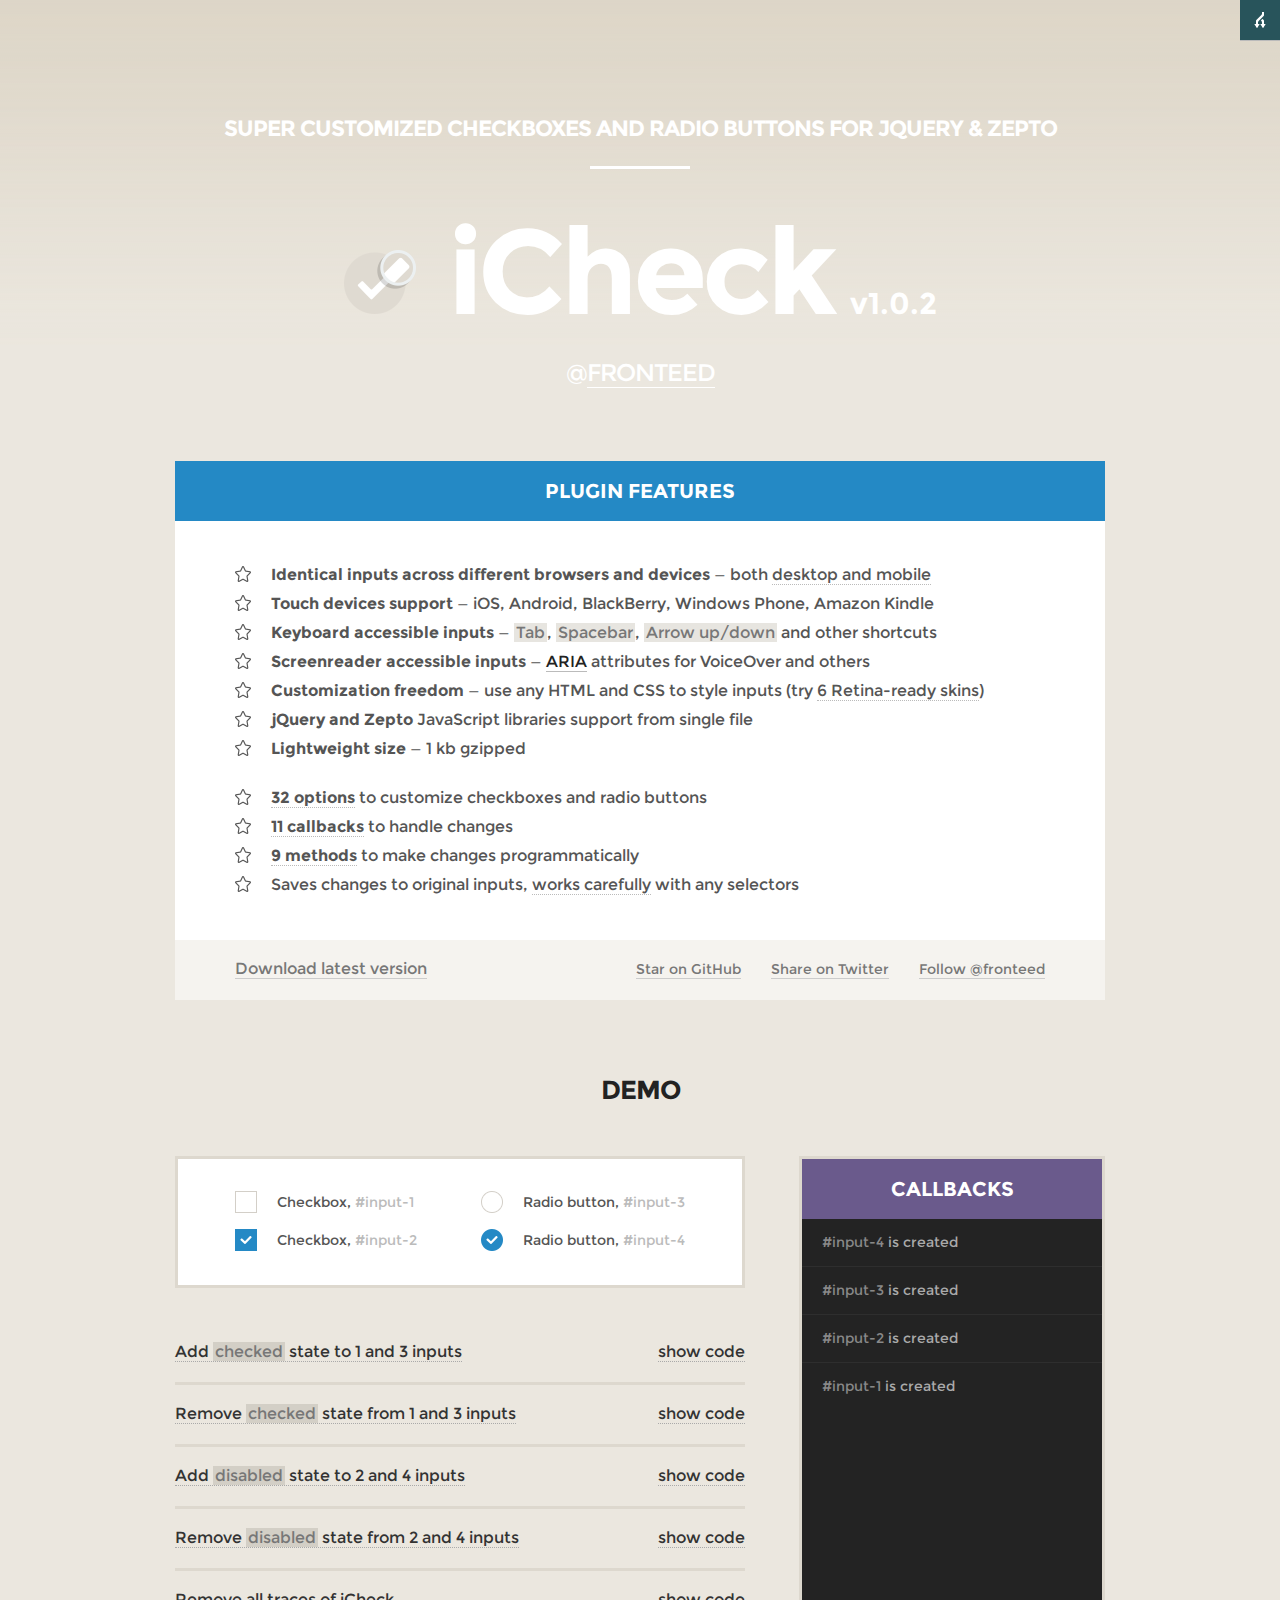
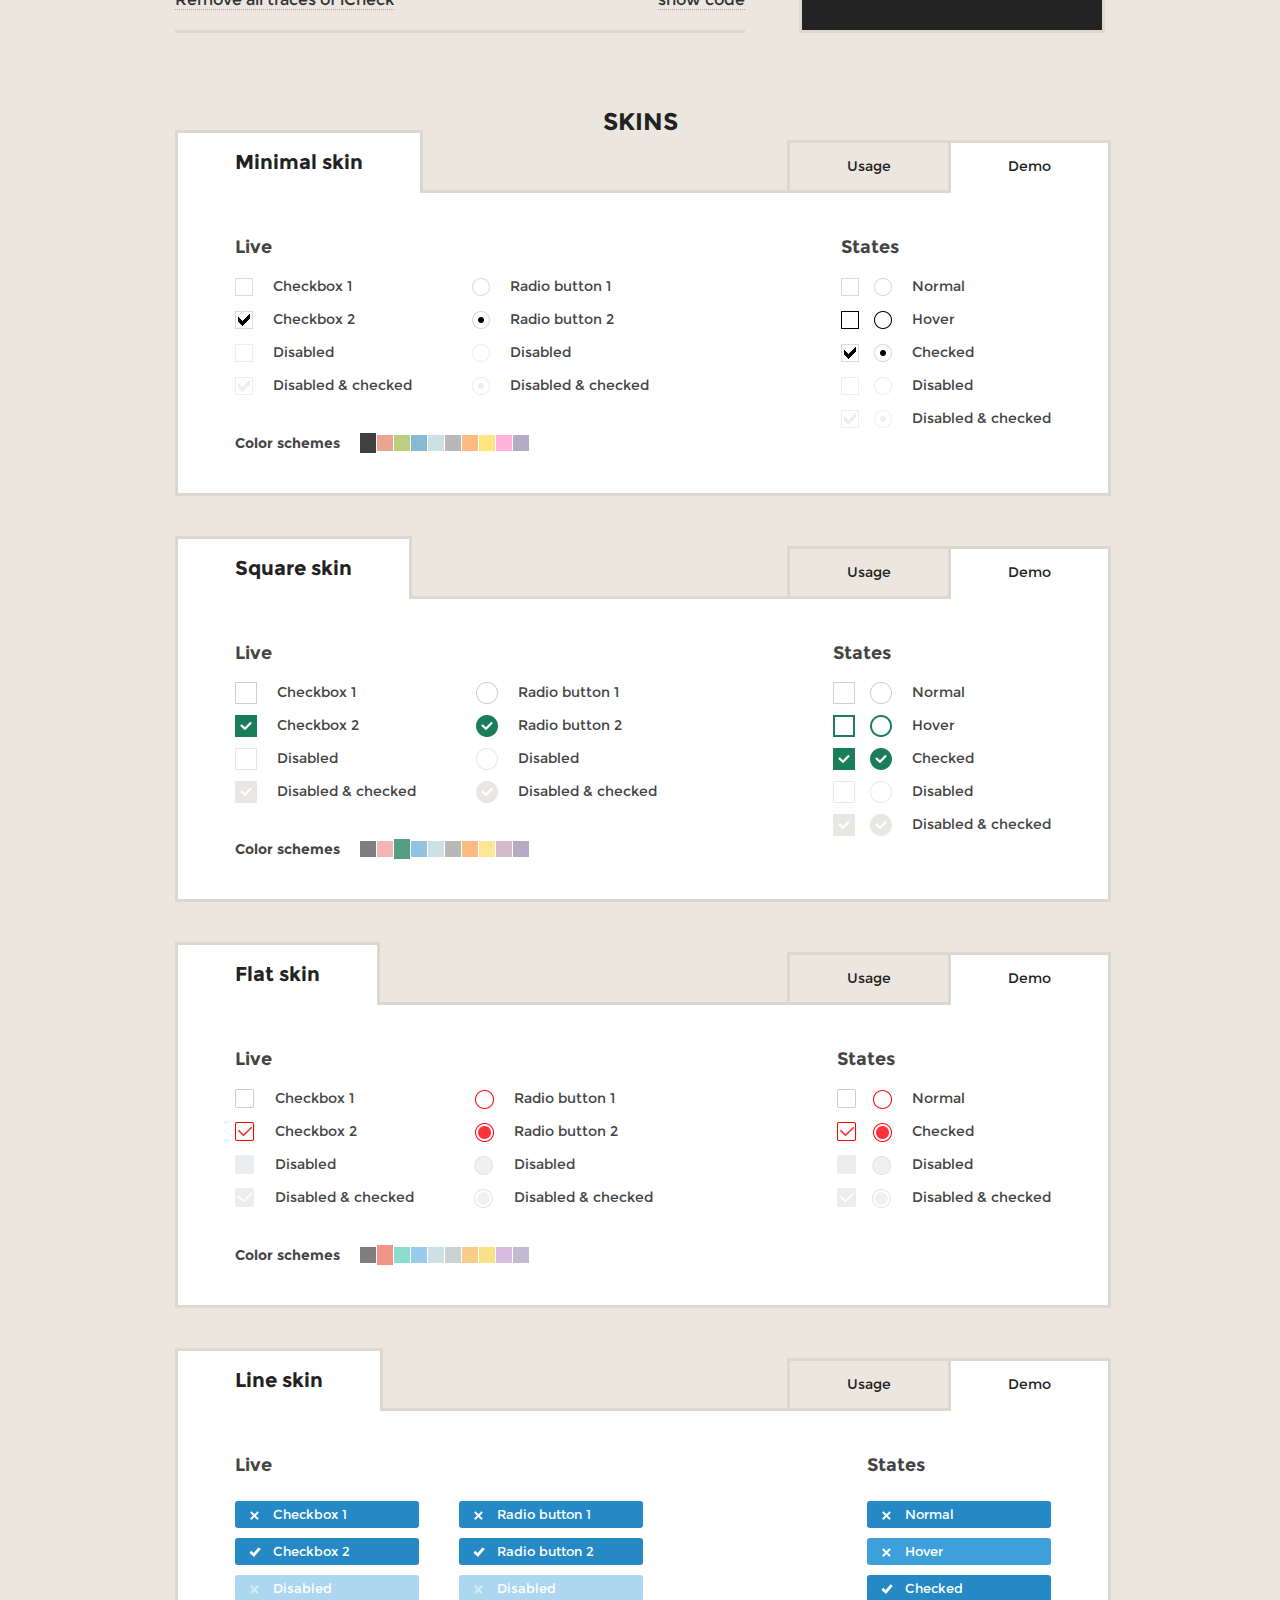
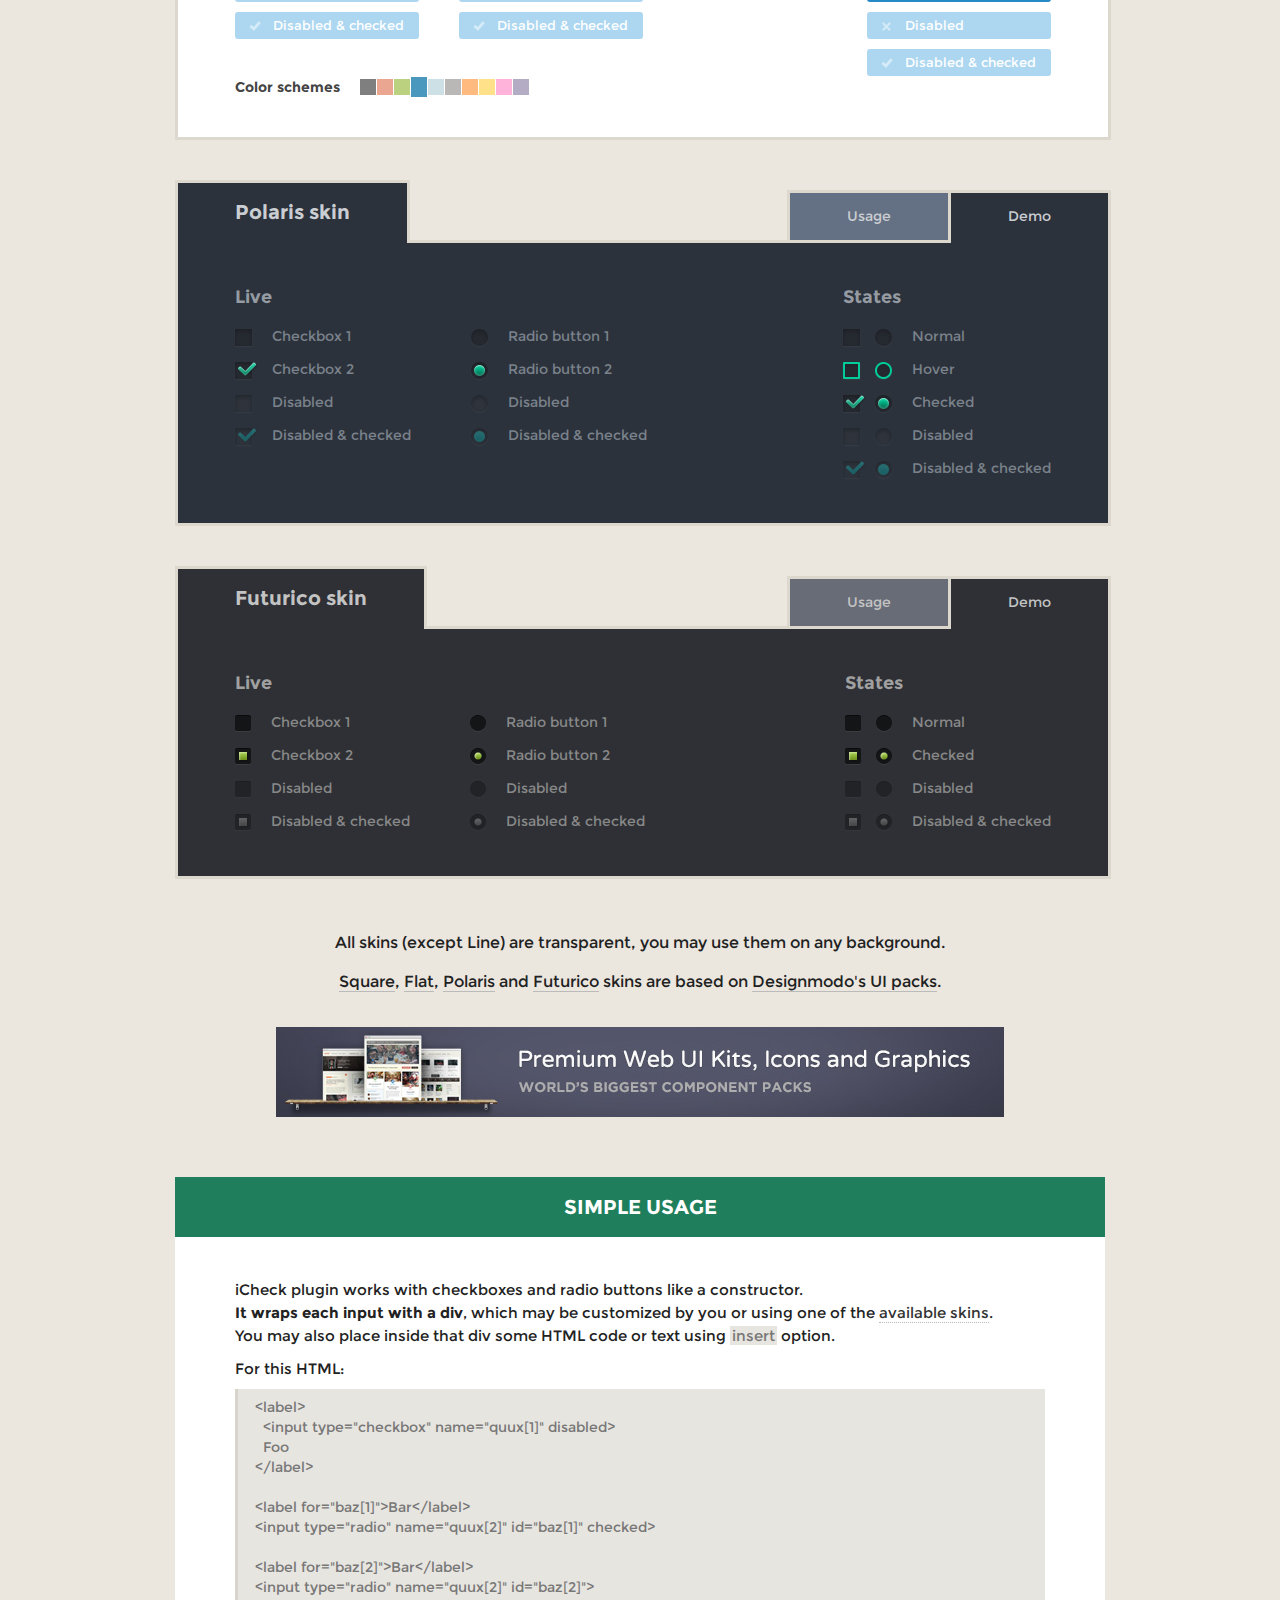
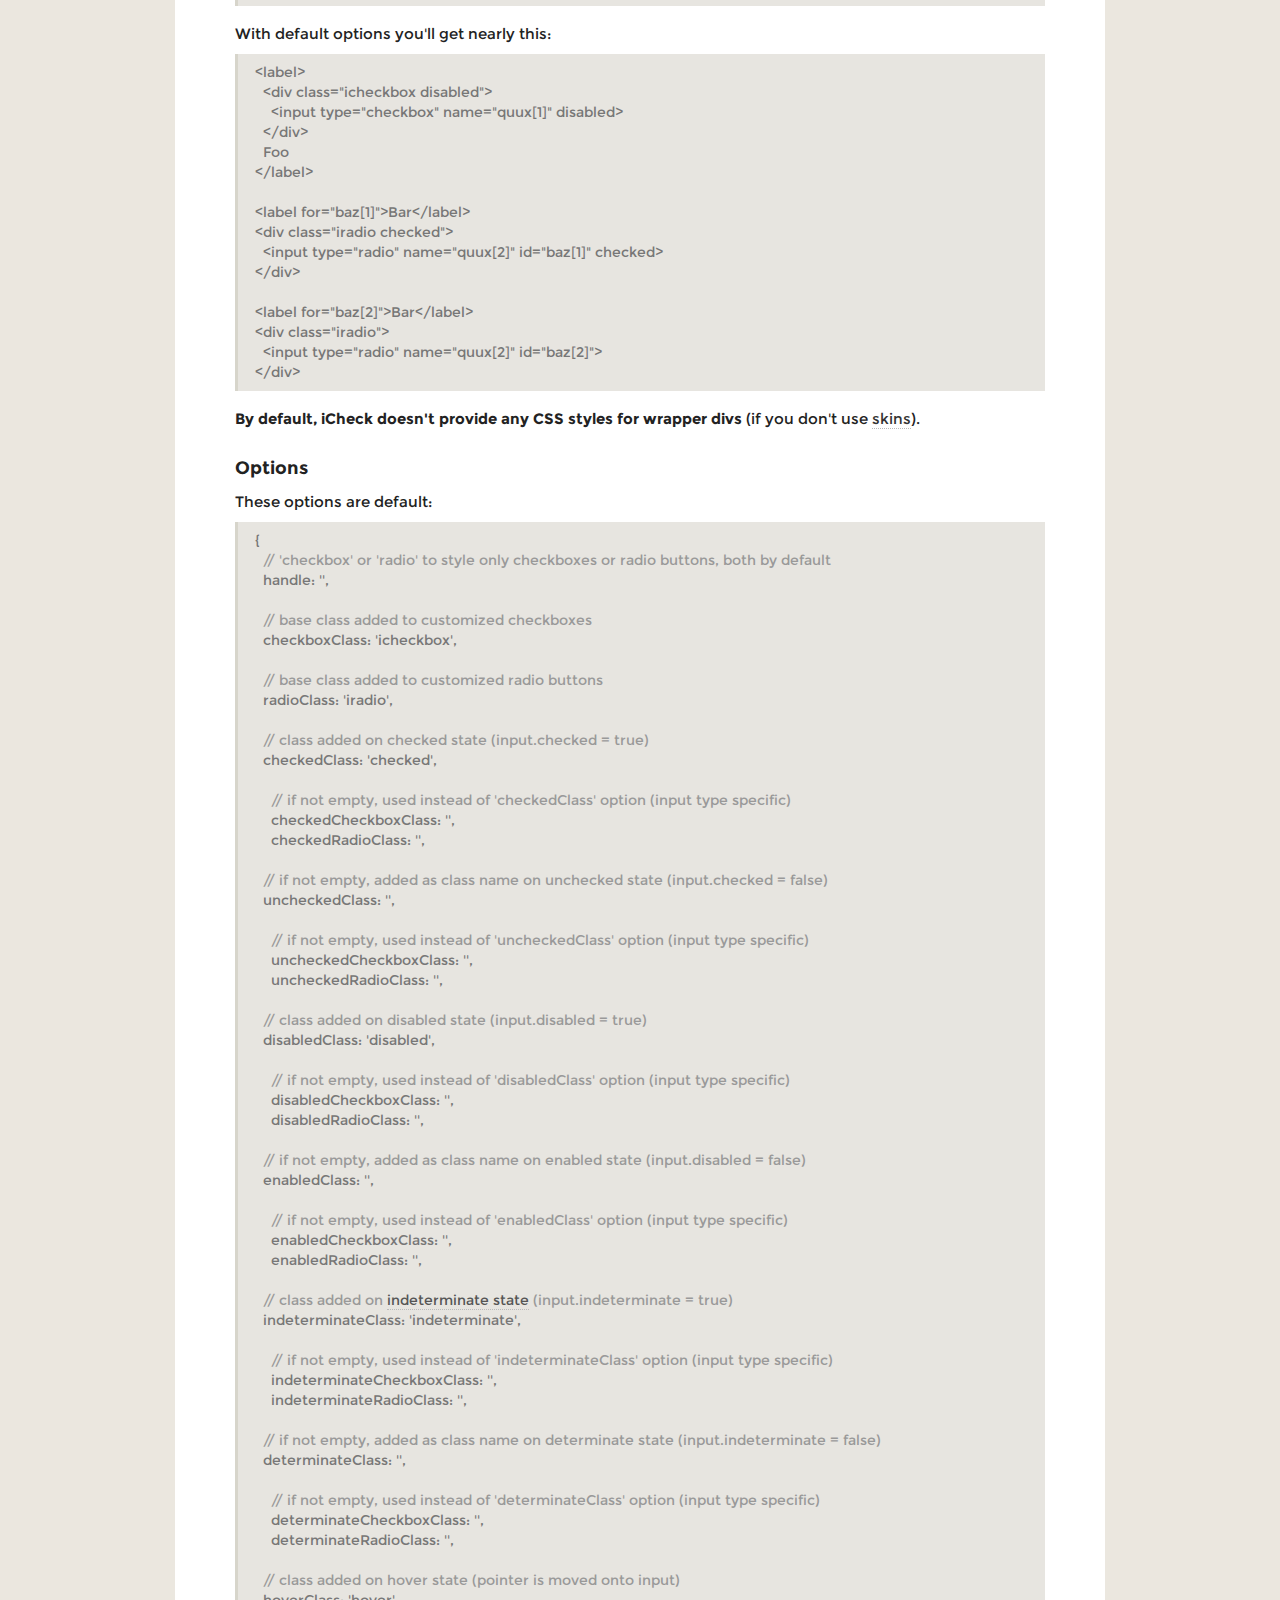
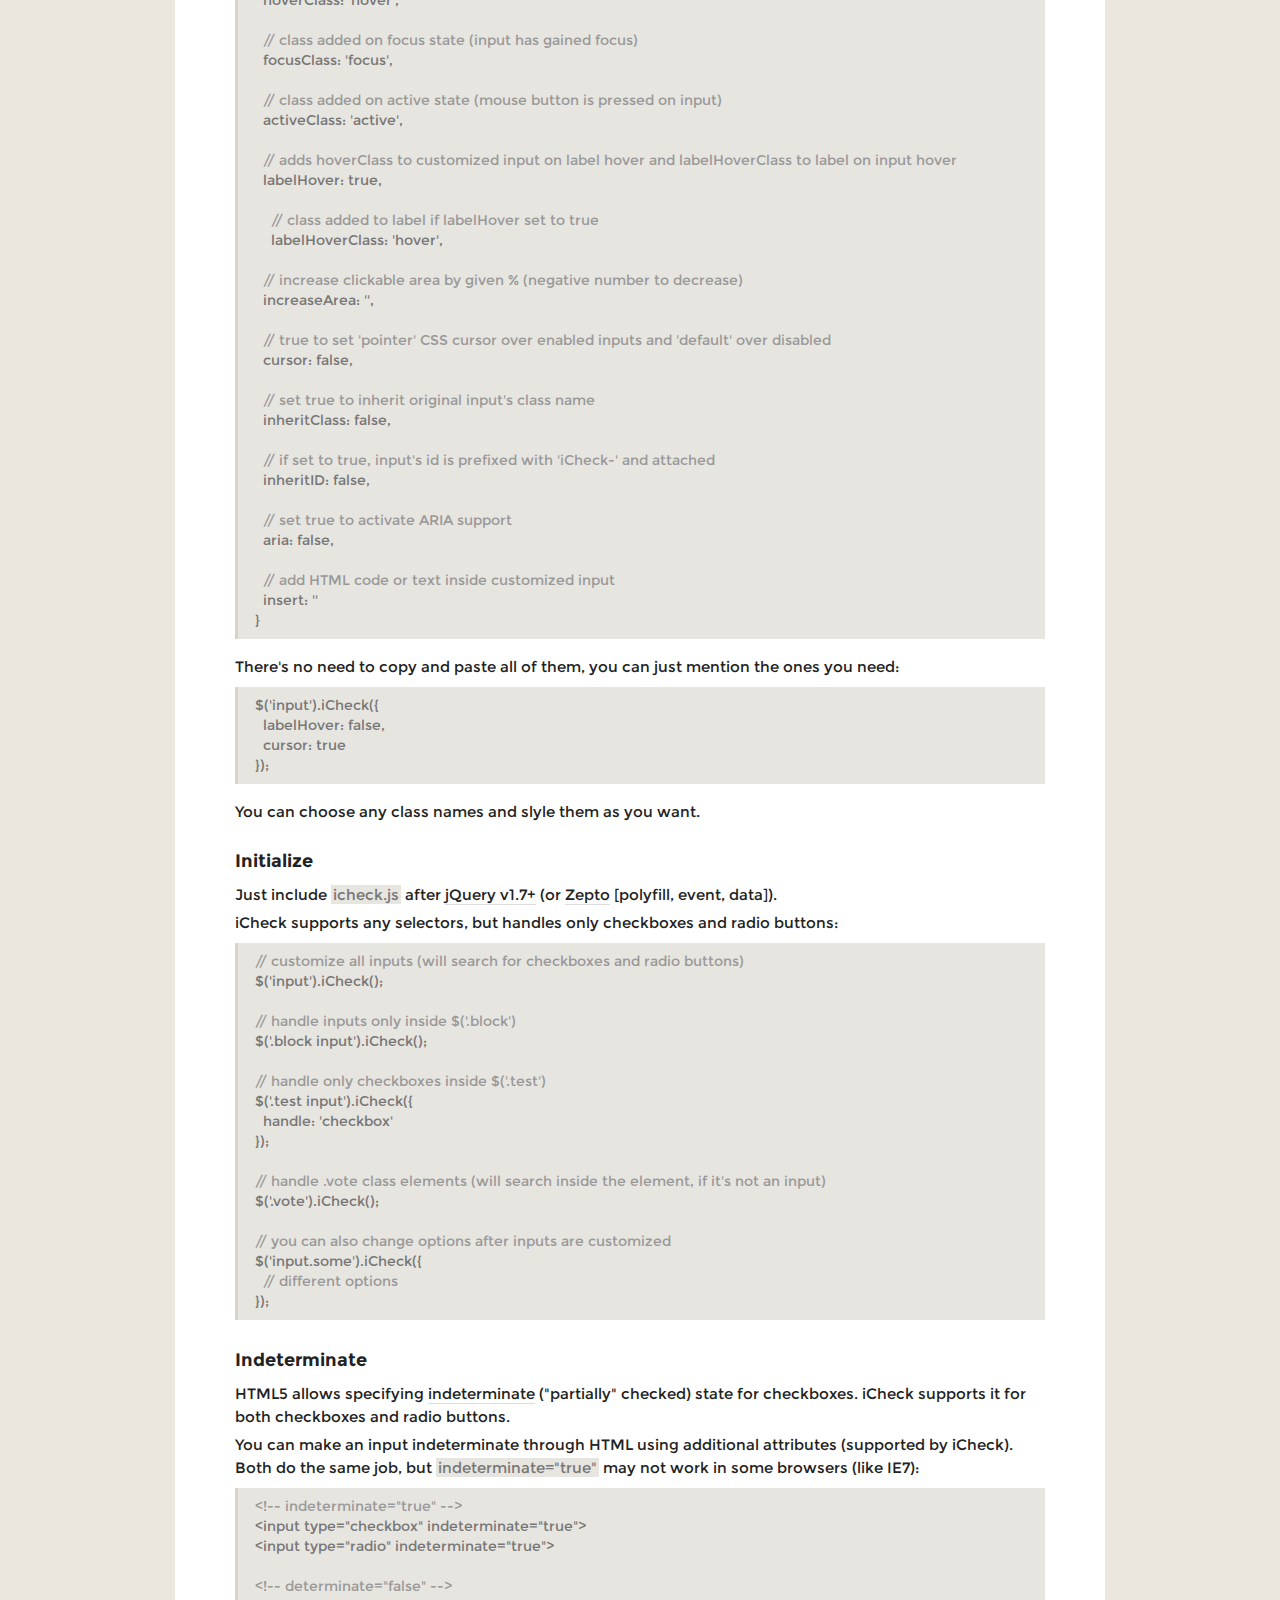
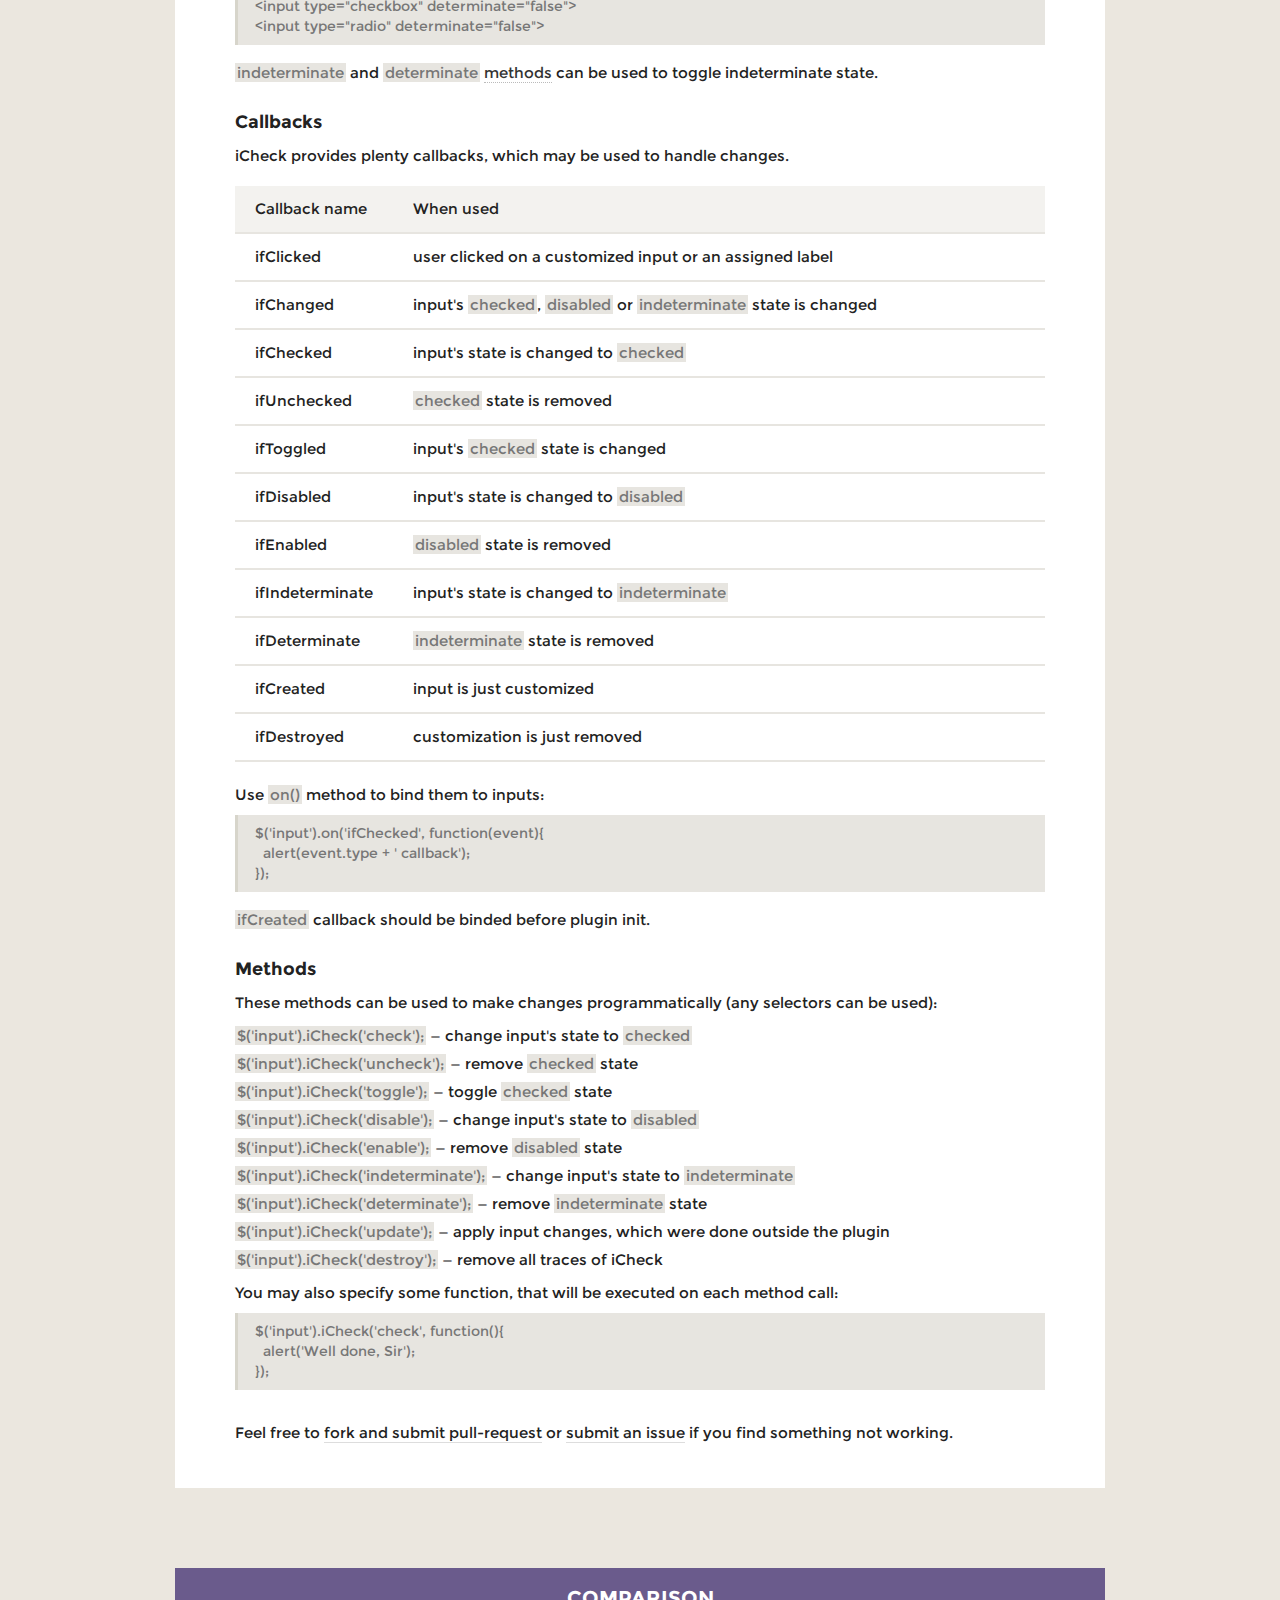
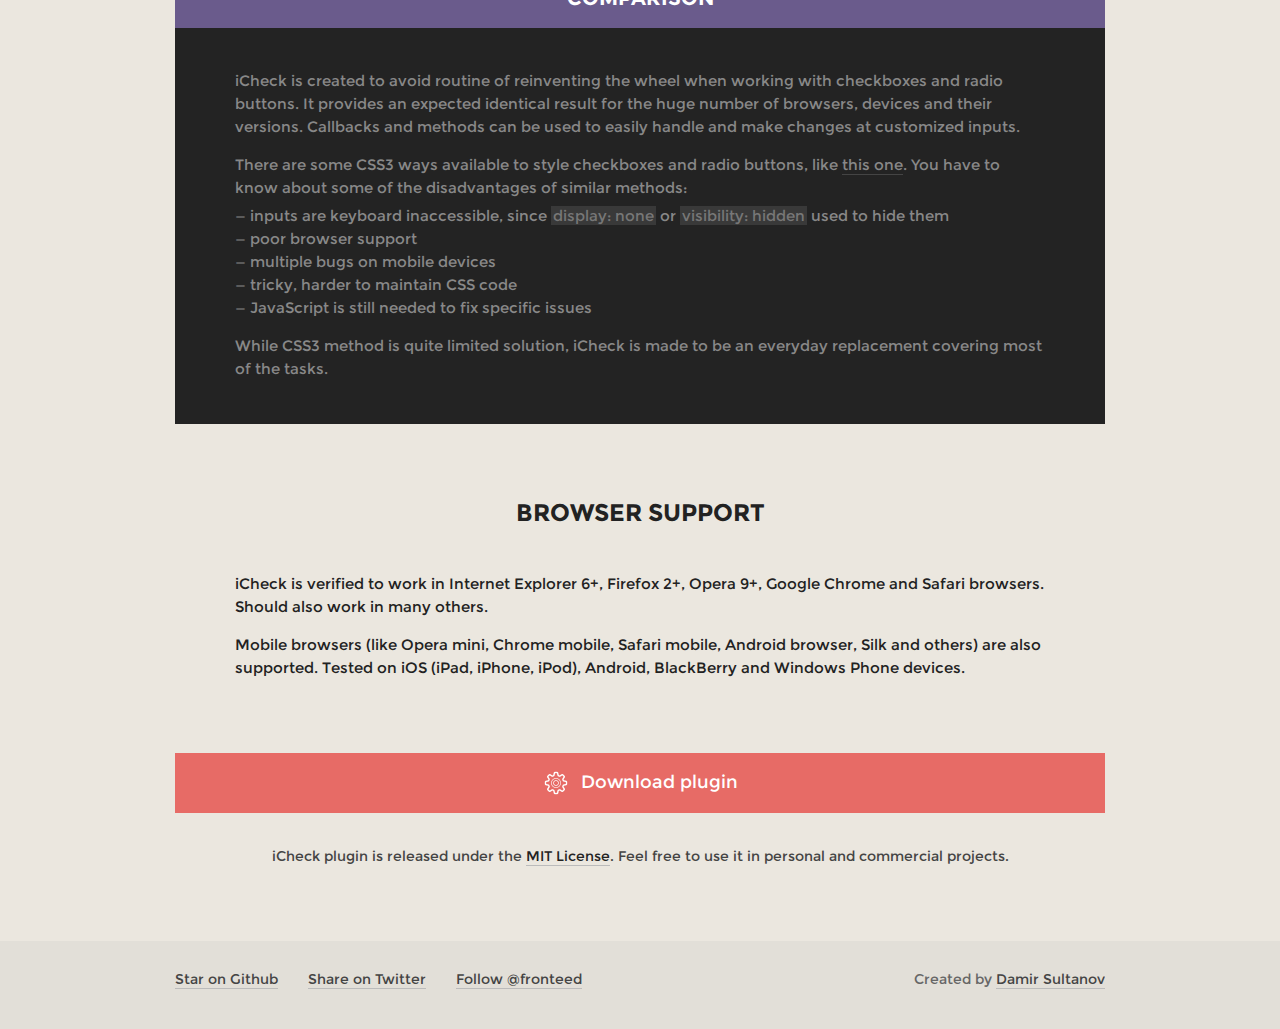
<file: target/classes/static/js/icheck/demo/index.html>
<!DOCTYPE html>
<html lang="en">
<head>
  <title>Checkboxes and radio buttons customization (jQuery and Zepto) plugin</title>
  <meta charset="utf-8">
  <meta content="width=device-width" name="viewport">
  <link href="./css/custom.css?v=1.0.2" rel="stylesheet">
  <link href="../skins/all.css?v=1.0.2" rel="stylesheet">
  <script src="./js/jquery.js"></script>
  <script src="../icheck.js?v=1.0.2"></script>
  <script src="./js/custom.min.js?v=1.0.2"></script>
</head>
<body>
  <div class="layout clear">
    <div class="header">
      <h1>super customized checkboxes and radio buttons for jQuery &amp; Zepto</h1>
      <h3>iCheck <span>v1.0.2</span></h3>
      <strong>@<a href="http://twitter.com/fronteed/">Fronteed</a></strong>
    </div>
    <div class="features">
      <div class="arrows">
        <div class="bottom" data-to="demo"></div>
      </div>
      <h2>Plugin features</h2>
      <ul>
        <li>
          <strong>Identical inputs across different browsers and devices</strong> &mdash; both <span class="self" data-to="download">desktop and mobile</span>
        </li>
        <li>
          <strong>Touch devices support</strong> &mdash; iOS, Android, BlackBerry, Windows Phone, Amazon Kindle
        </li>
        <li>
          <strong>Keyboard accessible inputs</strong> &mdash; <span class="mark">Tab</span>, <span class="mark">Spacebar</span>, <span class="mark">Arrow up/down</span> and other shortcuts
        </li>
        <li>
          <strong>Screenreader accessible inputs</strong> &mdash; <a href="https://developer.mozilla.org/en-US/docs/Accessibility/ARIA" target="blank">ARIA</a> attributes for VoiceOver and others
        </li>
        <li>
          <strong>Customization freedom</strong> &mdash; use any HTML and CSS to style inputs (try <span class="self" data-to="skins">6 Retina-ready skins</span>)
        </li>
        <li>
          <strong>jQuery and Zepto</strong> JavaScript libraries support from single file
        </li>
        <li>
          <strong>Lightweight size</strong> &mdash; 1 kb gzipped
        </li>
        <li class="offset">
          <strong class="self" data-to="options">32 options</strong> to customize checkboxes and radio buttons
        </li>
        <li>
          <strong class="self" data-to="callbacks">11 callbacks</strong> to handle changes
        </li>
        <li>
          <strong class="self" data-to="methods">9 methods</strong> to make changes programmatically
        </li>
        <li>
          Saves changes to original inputs, <span class="self" data-to="init">works carefully</span> with any selectors
        </li>
      </ul>
    </div>
    <div class="social clear">
      <ul class="left">
        <li>
          <a href="http://github.com/fronteed/iCheck/">Download latest version</a>
        </li>
      </ul>
      <ul class="right local">
        <li>
          <a href="http://twitter.com/fronteed/">Follow @fronteed</a>
        </li>
        <li>
          <a href="https://twitter.com/intent/tweet?text=Highly customizable checkboxes and radio buttons&amp;url=http://fronteed.com/iCheck/&amp;via=fronteed&amp;hashtags=jQuery,Zepto">Share on Twitter</a>
        </li>
        <li>
          <a href="https://github.com/fronteed/iCheck">Star on GitHub</a>
        </li>
      </ul>
    </div>
    <div class="demo-holder">
      <h2 class="demo-title">Demo</h2>
      <div class="demo">
        <div class="arrows">
          <div class="top" data-to="features"></div>
          <div class="bottom" data-to="skins"></div>
        </div>
        <div class="demo-list clear">
          <ul>
            <li>
              <input tabindex="1" type="checkbox" id="input-1">
              <label for="input-1">Checkbox, <span>#input-1</span></label>
            </li>
            <li>
              <input tabindex="2" type="checkbox" id="input-2" checked>
              <label for="input-2">Checkbox, <span>#input-2</span></label>
            </li>
          </ul>
          <ul>
            <li>
              <input tabindex="3" type="radio" id="input-3" name="demo-radio">
              <label for="input-3">Radio button, <span>#input-3</span></label>
            </li>
            <li>
              <input tabindex="4" type="radio" id="input-4" name="demo-radio" checked>
              <label for="input-4">Radio button, <span>#input-4</span></label>
            </li>
          </ul>
          <script>
          $(document).ready(function(){
            var callbacks_list = $('.demo-callbacks ul');
            $('.demo-list input').on('ifCreated ifClicked ifChanged ifChecked ifUnchecked ifDisabled ifEnabled ifDestroyed', function(event){
              callbacks_list.prepend('<li><span>#' + this.id + '</span> is ' + event.type.replace('if', '').toLowerCase() + '</li>');
            }).iCheck({
              checkboxClass: 'icheckbox_square-blue',
              radioClass: 'iradio_square-blue',
              increaseArea: '20%'
            });
          });
          </script>
        </div>
        <dl class="demo-methods">
          <dt>
            <span class="self do-check">Add <span class="mark">checked</span> state to 1 and 3 inputs</span>
            <span class="code">
              <span class="self">show code</span>
            </span>
          </dt>
          <dd>
<pre class="markup">
$('#input-1, #input-3').iCheck('check');
</pre>
          </dd>
          <dt>
            <span class="self do-uncheck">Remove <span class="mark">checked</span> state from 1 and 3 inputs</span>
            <span class="code">
              <span class="self">show code</span>
            </span>
          </dt>
          <dd>
<pre class="markup">
$('#input-1, #input-3').iCheck('uncheck');
</pre>
          </dd>
          <dt>
            <span class="self do-disable">Add <span class="mark">disabled</span> state to 2 and 4 inputs</span>
            <span class="code">
              <span class="self">show code</span>
            </span>
          </dt>
          <dd>
<pre class="markup">
$('#input-2, #input-4').iCheck('disable');
</pre>
          </dd>
          <dt>
            <span class="self do-enable">Remove <span class="mark">disabled</span> state from 2 and 4 inputs</span>
            <span class="code">
              <span class="self">show code</span>
            </span>
          </dt>
          <dd>
<pre class="markup">
$('#input-2, #input-4').iCheck('enable');
</pre>
          </dd>
          <dt>
            <span class="self do-destroy">Remove all traces of iCheck</span>
            <span class="code">
              <span class="self">show code</span>
            </span>
          </dt>
          <dd>
<pre class="markup">
$('input').iCheck('destroy');
</pre>
          </dd>
        </dl>
        <div class="demo-callbacks">
          <h2>Callbacks</h2>
          <ul></ul>
        </div>
      </div>
    </div>
    <div class="skins">
      <h2>Skins</h2>
      <div class="skin skin-minimal">
        <div class="arrows">
          <div class="top" data-to="demo"></div>
          <div class="bottom" data-to="skin-square"></div>
        </div>
        <h3>Minimal skin</h3>
        <dl class="clear">
          <dd class="selected">
            <div class="skin-section">
              <h4>Live</h4>
              <ul class="list">
                <li>
                  <input tabindex="5" type="checkbox" id="minimal-checkbox-1">
                  <label for="minimal-checkbox-1">Checkbox 1</label>
                </li>
                <li>
                  <input tabindex="6" type="checkbox" id="minimal-checkbox-2" checked>
                  <label for="minimal-checkbox-2">Checkbox 2</label>
                </li>
                <li>
                  <input type="checkbox" id="minimal-checkbox-disabled" disabled>
                  <label for="minimal-checkbox-disabled">Disabled</label>
                </li>
                <li>
                  <input type="checkbox" id="minimal-checkbox-disabled-checked" checked disabled>
                  <label for="minimal-checkbox-disabled-checked">Disabled &amp; checked</label>
                </li>
              </ul>
              <ul class="list">
                <li>
                  <input tabindex="7" type="radio" id="minimal-radio-1" name="minimal-radio">
                  <label for="minimal-radio-1">Radio button 1</label>
                </li>
                <li>
                  <input tabindex="8" type="radio" id="minimal-radio-2" name="minimal-radio" checked>
                  <label for="minimal-radio-2">Radio button 2</label>
                </li>
                <li>
                  <input type="radio" id="minimal-radio-disabled" disabled>
                  <label for="minimal-radio-disabled">Disabled</label>
                </li>
                <li>
                  <input type="radio" id="minimal-radio-disabled-checked" checked disabled>
                  <label for="minimal-radio-disabled-checked">Disabled &amp; checked</label>
                </li>
              </ul>
              <div class="colors clear">
                <strong>Color schemes</strong>
                <ul>
                  <li class="active" title="Black"></li>
                  <li class="red" title="Red"></li>
                  <li class="green" title="Green"></li>
                  <li class="blue" title="Blue"></li>
                  <li class="aero" title="Aero"></li>
                  <li class="grey" title="Grey"></li>
                  <li class="orange" title="Orange"></li>
                  <li class="yellow" title="Yellow"></li>
                  <li class="pink" title="Pink"></li>
                  <li class="purple" title="Purple"></li>
                </ul>
              </div>
            </div>
            <div class="skin-section skin-states">
              <h4>States</h4>
              <ul class="list">
                <li>
                  <div class="state icheckbox_minimal"></div>
                  <div class="state iradio_minimal"></div>
                  Normal
                </li>
                <li>
                  <div class="state icheckbox_minimal hover"></div>
                  <div class="state iradio_minimal hover"></div>
                  Hover
                </li>
                <li>
                  <div class="state icheckbox_minimal checked"></div>
                  <div class="state iradio_minimal checked"></div>
                  Checked
                </li>
                <li>
                  <div class="state icheckbox_minimal disabled"></div>
                  <div class="state iradio_minimal disabled"></div>
                  Disabled
                </li>
                <li>
                  <div class="state icheckbox_minimal checked disabled"></div>
                  <div class="state iradio_minimal checked disabled"></div>
                  Disabled &amp; checked
                </li>
              </ul>
            </div>
            <script>
            $(document).ready(function(){
              $('.skin-minimal input').iCheck({
                checkboxClass: 'icheckbox_minimal',
                radioClass: 'iradio_minimal',
                increaseArea: '20%'
              });
            });
            </script>
          </dd>
          <dt class="selected">Demo</dt>
          <dd>
            <div class="skin-pre">
              <p>
                Make sure <a href="http://jquery.com" target="blank">jQuery v1.7+</a> (or <a href="http://github.com/madrobby/zepto#zepto-modules" target="blank">Zepto</a> [polyfill, event, data]) is loaded before the <span class="mark">icheck.js</span>.
              </p>
            </div>
            <ol class="skin-usage">
              <li>
                Choose a color scheme, there are 10 different styles available:
                <div class="schemes clear">
                  <ul>
                    <li><strong>Black</strong> &mdash; minimal.css</li>
                    <li><strong>Red</strong> &mdash; red.css</li>
                    <li><strong>Green</strong> &mdash; green.css</li>
                    <li><strong>Blue</strong> &mdash; blue.css</li>
                    <li><strong>Aero</strong> &mdash; aero.css</li>
                  </ul>
                  <ul>
                    <li><strong>Grey</strong> &mdash; grey.css</li>
                    <li><strong>Orange</strong> &mdash; orange.css</li>
                    <li><strong>Yellow</strong> &mdash; yellow.css</li>
                    <li><strong>Pink</strong> &mdash; pink.css</li>
                    <li><strong>Purple</strong> &mdash; purple.css</li>
                  </ul>
                </div>
              </li>
              <li>
                Copy <span class="mark">/skins/minimal/</span> folder and <span class="mark">icheck.js</span>  file to your site.
              </li>
              <li>
                <p>Insert before <span class="mark">&lt;/head></span> in your HTML (replace <span class="mark">your-path</span> and <span class="mark">color-scheme</span>):</p>
<pre class="markup">
&lt;link href="your-path/minimal/color-scheme.css" rel="stylesheet">
&lt;script src="your-path/icheck.js">&lt;/script>
</pre>
                <p>Example for a <strong>Red</strong> color scheme:</p>
<pre class="markup">
&lt;link href="your-path/minimal/red.css" rel="stylesheet">
&lt;script src="your-path/icheck.js">&lt;/script>
</pre>
              </li>
              <li>
                <p>Add some checkboxes and radio buttons to your HTML:</p>
<pre class="markup">
&lt;input type="checkbox">
&lt;input type="checkbox" checked>
&lt;input type="radio" name="iCheck">
&lt;input type="radio" name="iCheck" checked>
</pre>
              </li>
              <li>
                <p>Add JavaScript to your HTML to launch iCheck plugin:</p>
<pre class="markup">
&lt;script>
$(document).ready(function(){
  $('input').iCheck({
    checkboxClass: 'icheckbox_minimal',
    radioClass: 'iradio_minimal',
    increaseArea: '20%' <span class="comment">// optional</span>
  });
});
&lt;/script>
</pre>
                <p>For different from black color schemes use this code (example for <strong>Red</strong>):</p>
<pre class="markup">
&lt;script>
$(document).ready(function(){
  $('input').iCheck({
    checkboxClass: 'icheckbox_minimal-red',
    radioClass: 'iradio_minimal-red',
    increaseArea: '20%' <span class="comment">// optional</span>
  });
});
&lt;/script>
</pre>
              </li>
              <li>Done.</li>
            </ol>
          </dd>
          <dt>Usage</dt>
        </dl>
      </div>
      <div class="skin skin-square">
        <div class="arrows">
          <div class="top" data-to="skin-minimal"></div>
          <div class="bottom" data-to="skin-flat"></div>
        </div>
        <h3>Square skin</h3>
        <dl class="clear">
          <dd class="selected">
            <div class="skin-section">
              <h4>Live</h4>
              <ul class="list">
                <li>
                  <input tabindex="9" type="checkbox" id="square-checkbox-1">
                  <label for="square-checkbox-1">Checkbox 1</label>
                </li>
                <li>
                  <input tabindex="10" type="checkbox" id="square-checkbox-2" checked>
                  <label for="square-checkbox-2">Checkbox 2</label>
                </li>
                <li>
                  <input type="checkbox" id="square-checkbox-disabled" disabled>
                  <label for="square-checkbox-disabled">Disabled</label>
                </li>
                <li>
                  <input type="checkbox" id="square-checkbox-disabled-checked" checked disabled>
                  <label for="square-checkbox-disabled-checked">Disabled &amp; checked</label>
                </li>
              </ul>
              <ul class="list">
                <li>
                  <input tabindex="11" type="radio" id="square-radio-1" name="square-radio">
                  <label for="square-radio-1">Radio button 1</label>
                </li>
                <li>
                  <input tabindex="12" type="radio" id="square-radio-2" name="square-radio" checked>
                  <label for="square-radio-2">Radio button 2</label>
                </li>
                <li>
                  <input type="radio" id="square-radio-disabled" disabled>
                  <label for="square-radio-disabled">Disabled</label>
                </li>
                <li>
                  <input type="radio" id="square-radio-disabled-checked" checked disabled>
                  <label for="square-radio-disabled-checked">Disabled &amp; checked</label>
                </li>
              </ul>
              <div class="colors clear">
                <strong>Color schemes</strong>
                <ul>
                  <li title="Black"></li>
                  <li class="red" title="Red"></li>
                  <li class="green active" title="Green"></li>
                  <li class="blue" title="Blue"></li>
                  <li class="aero" title="Aero"></li>
                  <li class="grey" title="Grey"></li>
                  <li class="orange" title="Orange"></li>
                  <li class="yellow" title="Yellow"></li>
                  <li class="pink" title="Pink"></li>
                  <li class="purple" title="Purple"></li>
                </ul>
              </div>
            </div>
            <div class="skin-section skin-states">
              <h4>States</h4>
              <ul class="list">
                <li>
                  <div class="state icheckbox_square-green"></div>
                  <div class="state iradio_square-green"></div>
                  Normal
                </li>
                <li>
                  <div class="state icheckbox_square-green hover"></div>
                  <div class="state iradio_square-green hover"></div>
                  Hover
                </li>
                <li>
                  <div class="state icheckbox_square-green checked"></div>
                  <div class="state iradio_square-green checked"></div>
                  Checked
                </li>
                <li>
                  <div class="state icheckbox_square-green disabled"></div>
                  <div class="state iradio_square-green disabled"></div>
                  Disabled
                </li>
                <li>
                  <div class="state icheckbox_square-green checked disabled"></div>
                  <div class="state iradio_square-green checked disabled"></div>
                  Disabled &amp; checked
                </li>
              </ul>
            </div>
            <script>
            $(document).ready(function(){
              $('.skin-square input').iCheck({
                checkboxClass: 'icheckbox_square-green',
                radioClass: 'iradio_square-green',
                increaseArea: '20%'
              });
            });
            </script>
          </dd>
          <dt class="selected">Demo</dt>
          <dd>
            <div class="skin-pre">
              <p>
                Make sure <a href="http://jquery.com" target="blank">jQuery v1.7+</a> (or <a href="http://github.com/madrobby/zepto#zepto-modules" target="blank">Zepto</a> [polyfill, event, data]) is loaded before the <span class="mark">icheck.js</span>.
              </p>
            </div>
            <ol class="skin-usage">
              <li>
                Choose a color scheme, there are 10 different styles available:
                <div class="schemes clear">
                  <ul>
                    <li><strong>Black</strong> &mdash; square.css</li>
                    <li><strong>Red</strong> &mdash; red.css</li>
                    <li><strong>Green</strong> &mdash; green.css</li>
                    <li><strong>Blue</strong> &mdash; blue.css</li>
                    <li><strong>Aero</strong> &mdash; aero.css</li>
                  </ul>
                  <ul>
                    <li><strong>Grey</strong> &mdash; grey.css</li>
                    <li><strong>Orange</strong> &mdash; orange.css</li>
                    <li><strong>Yellow</strong> &mdash; yellow.css</li>
                    <li><strong>Pink</strong> &mdash; pink.css</li>
                    <li><strong>Purple</strong> &mdash; purple.css</li>
                  </ul>
                </div>
              </li>
              <li>
                Copy <span class="mark">/skins/square/</span> folder and <span class="mark">icheck.js</span> file to your site.
              </li>
              <li>
                <p>Insert before <span class="mark">&lt;/head></span> in your HTML (replace <span class="mark">your-path</span> and <span class="mark">color-scheme</span>):</p>
<pre class="markup">
&lt;link href="your-path/square/color-scheme.css" rel="stylesheet">
&lt;script src="your-path/icheck.js">&lt;/script>
</pre>
                <p>Example for a <strong>Red</strong> color scheme:</p>
<pre class="markup">
&lt;link href="your-path/square/red.css" rel="stylesheet">
&lt;script src="your-path/icheck.js">&lt;/script>
</pre>
              </li>
              <li>
                <p>Add some checkboxes and radio buttons to your HTML:</p>
<pre class="markup">
&lt;input type="checkbox">
&lt;input type="checkbox" checked>
&lt;input type="radio" name="iCheck">
&lt;input type="radio" name="iCheck" checked>
</pre>
              </li>
              <li>
                <p>Add JavaScript to your HTML to launch iCheck plugin:</p>
<pre class="markup">
&lt;script>
$(document).ready(function(){
  $('input').iCheck({
    checkboxClass: 'icheckbox_square',
    radioClass: 'iradio_square',
    increaseArea: '20%' <span class="comment">// optional</span>
  });
});
&lt;/script>
</pre>
                <p>For different from black color schemes use this code (example for <strong>Red</strong>):</p>
<pre class="markup">
&lt;script>
$(document).ready(function(){
  $('input').iCheck({
    checkboxClass: 'icheckbox_square-red',
    radioClass: 'iradio_square-red',
    increaseArea: '20%' <span class="comment">// optional</span>
  });
});
&lt;/script>
</pre>
              </li>
              <li>Done.</li>
            </ol>
          </dd>
          <dt>Usage</dt>
        </dl>
      </div>
      <div class="skin skin-flat">
        <div class="arrows">
          <div class="top" data-to="skin-square"></div>
          <div class="bottom" data-to="skin-line"></div>
        </div>
        <h3>Flat skin</h3>
        <dl class="clear">
          <dd class="selected">
            <div class="skin-section">
              <h4>Live</h4>
              <ul class="list">
                <li>
                  <input tabindex="13" type="checkbox" id="flat-checkbox-1">
                  <label for="flat-checkbox-1">Checkbox 1</label>
                </li>
                <li>
                  <input tabindex="14" type="checkbox" id="flat-checkbox-2" checked>
                  <label for="flat-checkbox-2">Checkbox 2</label>
                </li>
                <li>
                  <input type="checkbox" id="flat-checkbox-disabled" disabled>
                  <label for="flat-checkbox-disabled">Disabled</label>
                </li>
                <li>
                  <input type="checkbox" id="flat-checkbox-disabled-checked" checked disabled>
                  <label for="flat-checkbox-disabled-checked">Disabled &amp; checked</label>
                </li>
              </ul>
              <ul class="list">
                <li>
                  <input tabindex="15" type="radio" id="flat-radio-1" name="flat-radio">
                  <label for="flat-radio-1">Radio button 1</label>
                </li>
                <li>
                  <input tabindex="16" type="radio" id="flat-radio-2" name="flat-radio" checked>
                  <label for="flat-radio-2">Radio button 2</label>
                </li>
                <li>
                  <input type="radio" id="flat-radio-disabled" disabled>
                  <label for="flat-radio-disabled">Disabled</label>
                </li>
                <li>
                  <input type="radio" id="flat-radio-disabled-checked" checked disabled>
                  <label for="flat-radio-disabled-checked">Disabled &amp; checked</label>
                </li>
              </ul>
              <div class="colors clear">
                <strong>Color schemes</strong>
                <ul>
                  <li title="Black"></li>
                  <li class="red active" title="Red"></li>
                  <li class="green" title="Green"></li>
                  <li class="blue" title="Blue"></li>
                  <li class="aero" title="Aero"></li>
                  <li class="grey" title="Grey"></li>
                  <li class="orange" title="Orange"></li>
                  <li class="yellow" title="Yellow"></li>
                  <li class="pink" title="Pink"></li>
                  <li class="purple" title="Purple"></li>
                </ul>
              </div>
            </div>
            <div class="skin-section skin-states">
              <h4>States</h4>
              <ul class="list">
                <li>
                  <div class="state icheckbox_flat-red"></div>
                  <div class="state iradio_flat-red"></div>
                  Normal
                </li>
                <li>
                  <div class="state icheckbox_flat-red checked"></div>
                  <div class="state iradio_flat-red checked"></div>
                  Checked
                </li>
                <li>
                  <div class="state icheckbox_flat-red disabled"></div>
                  <div class="state iradio_flat-red disabled"></div>
                  Disabled
                </li>
                <li>
                  <div class="state icheckbox_flat-red checked disabled"></div>
                  <div class="state iradio_flat-red checked disabled"></div>
                  Disabled &amp; checked
                </li>
              </ul>
            </div>
            <script>
            $(document).ready(function(){
              $('.skin-flat input').iCheck({
                checkboxClass: 'icheckbox_flat-red',
                radioClass: 'iradio_flat-red'
              });
            });
            </script>
          </dd>
          <dt class="selected">Demo</dt>
          <dd>
            <div class="skin-pre">
              <p>
                Make sure <a href="http://jquery.com" target="blank">jQuery v1.7+</a> (or <a href="http://github.com/madrobby/zepto#zepto-modules" target="blank">Zepto</a> [polyfill, event, data]) is loaded before the <span class="mark">icheck.js</span>.
              </p>
            </div>
            <ol class="skin-usage">
              <li>
                Choose a color scheme, there are 10 different styles available:
                <div class="schemes clear">
                  <ul>
                    <li><strong>Black</strong> &mdash; flat.css</li>
                    <li><strong>Red</strong> &mdash; red.css</li>
                    <li><strong>Green</strong> &mdash; green.css</li>
                    <li><strong>Blue</strong> &mdash; blue.css</li>
                    <li><strong>Aero</strong> &mdash; aero.css</li>
                  </ul>
                  <ul>
                    <li><strong>Grey</strong> &mdash; grey.css</li>
                    <li><strong>Orange</strong> &mdash; orange.css</li>
                    <li><strong>Yellow</strong> &mdash; yellow.css</li>
                    <li><strong>Pink</strong> &mdash; pink.css</li>
                    <li><strong>Purple</strong> &mdash; purple.css</li>
                  </ul>
                </div>
              </li>
              <li>
                Copy <span class="mark">/skins/flat/</span> folder and <span class="mark">icheck.js</span> file to your site.
              </li>
              <li>
                <p>Insert before <span class="mark">&lt;/head></span> in your HTML (replace <span class="mark">your-path</span> and <span class="mark">color-scheme</span>):</p>
<pre class="markup">
&lt;link href="your-path/flat/color-scheme.css" rel="stylesheet">
&lt;script src="your-path/icheck.js">&lt;/script>
</pre>
                <p>Example for a <strong>Red</strong> color scheme:</p>
<pre class="markup">
&lt;link href="your-path/flat/red.css" rel="stylesheet">
&lt;script src="your-path/icheck.js">&lt;/script>
</pre>
              </li>
              <li>
                <p>Add some checkboxes and radio buttons to your HTML:</p>
<pre class="markup">
&lt;input type="checkbox">
&lt;input type="checkbox" checked>
&lt;input type="radio" name="iCheck">
&lt;input type="radio" name="iCheck" checked>
</pre>
              </li>
              <li>
                <p>Add JavaScript to your HTML to launch iCheck plugin:</p>
<pre class="markup">
&lt;script>
$(document).ready(function(){
  $('input').iCheck({
    checkboxClass: 'icheckbox_flat',
    radioClass: 'iradio_flat'
  });
});
&lt;/script>
</pre>
                <p>For different from black color schemes use this code (example for <strong>Red</strong>):</p>
<pre class="markup">
&lt;script>
$(document).ready(function(){
  $('input').iCheck({
    checkboxClass: 'icheckbox_flat-red',
    radioClass: 'iradio_flat-red'
  });
});
&lt;/script>
</pre>
              </li>
              <li>Done.</li>
            </ol>
          </dd>
          <dt>Usage</dt>
        </dl>
      </div>
      <div class="skin skin-line">
        <div class="arrows">
          <div class="top" data-to="skin-flat"></div>
          <div class="bottom" data-to="skin-polaris"></div>
        </div>
        <h3>Line skin</h3>
        <dl class="clear">
          <dd class="selected">
            <div class="skin-section">
              <h4>Live</h4>
              <ul class="list">
                <li>
                  <input tabindex="17" type="checkbox" id="line-checkbox-1">
                  <label for="line-checkbox-1">Checkbox 1</label>
                </li>
                <li>
                  <input tabindex="18" type="checkbox" id="line-checkbox-2" checked>
                  <label for="line-checkbox-2">Checkbox 2</label>
                </li>
                <li>
                  <input type="checkbox" id="line-checkbox-disabled" disabled>
                  <label for="line-checkbox-disabled">Disabled</label>
                </li>
                <li>
                  <input type="checkbox" id="line-checkbox-disabled-checked" checked disabled>
                  <label for="line-checkbox-disabled-checked">Disabled &amp; checked</label>
                </li>
              </ul>
              <ul class="list">
                <li>
                  <input tabindex="19" type="radio" id="line-radio-1" name="line-radio">
                  <label for="line-radio-1">Radio button 1</label>
                </li>
                <li>
                  <input tabindex="20" type="radio" id="line-radio-2" name="line-radio" checked>
                  <label for="line-radio-2">Radio button 2</label>
                </li>
                <li>
                  <input type="radio" id="line-radio-disabled" disabled>
                  <label for="line-radio-disabled">Disabled</label>
                </li>
                <li>
                  <input type="radio" id="line-radio-disabled-checked" checked disabled>
                  <label for="line-radio-disabled-checked">Disabled &amp; checked</label>
                </li>
              </ul>
              <div class="colors clear">
                <strong>Color schemes</strong>
                <ul>
                  <li title="Black"></li>
                  <li class="red" title="Red"></li>
                  <li class="green" title="Green"></li>
                  <li class="blue active" title="Blue"></li>
                  <li class="aero" title="Aero"></li>
                  <li class="grey" title="Grey"></li>
                  <li class="orange" title="Orange"></li>
                  <li class="yellow" title="Yellow"></li>
                  <li class="pink" title="Pink"></li>
                  <li class="purple" title="Purple"></li>
                </ul>
              </div>
            </div>
            <div class="skin-section skin-states">
              <h4>States</h4>
              <ul class="list">
                <li>
                  <div class="state icheckbox_line-blue">
                    <div class="icheck_line-icon"></div>
                    Normal
                  </div>
                </li>
                <li>
                  <div class="state icheckbox_line-blue hover">
                    <div class="icheck_line-icon"></div>
                    Hover
                  </div>
                </li>
                <li>
                  <div class="state icheckbox_line-blue checked">
                    <div class="icheck_line-icon"></div>
                    Checked
                  </div>
                </li>
                <li>
                  <div class="state icheckbox_line-blue disabled">
                    <div class="icheck_line-icon"></div>
                    Disabled
                  </div>
                </li>
                <li>
                  <div class="state icheckbox_line-blue checked disabled">
                    <div class="icheck_line-icon"></div>
                    Disabled &amp; checked
                  </div>
                </li>
              </ul>
            </div>
            <script>
            $(document).ready(function(){
              $('.skin-line input').each(function(){
                var self = $(this),
                  label = self.next(),
                  label_text = label.text();

                label.remove();
                self.iCheck({
                  checkboxClass: 'icheckbox_line-blue',
                  radioClass: 'iradio_line-blue',
                  insert: '<div class="icheck_line-icon"></div>' + label_text
                });
              });
            });
            </script>
          </dd>
          <dt class="selected">Demo</dt>
          <dd>
            <div class="skin-pre">
              <p>
                Make sure <a href="http://jquery.com" target="blank">jQuery v1.7+</a> (or <a href="http://github.com/madrobby/zepto#zepto-modules" target="blank">Zepto</a> [polyfill, event, data]) is loaded before the <span class="mark">icheck.js</span>.
              </p>
            </div>
            <ol class="skin-usage">
              <li>
                Choose a color scheme, there are 10 different styles available:
                <div class="schemes clear">
                  <ul>
                    <li><strong>Black</strong> &mdash; line.css</li>
                    <li><strong>Red</strong> &mdash; red.css</li>
                    <li><strong>Green</strong> &mdash; green.css</li>
                    <li><strong>Blue</strong> &mdash; blue.css</li>
                    <li><strong>Aero</strong> &mdash; aero.css</li>
                  </ul>
                  <ul>
                    <li><strong>Grey</strong> &mdash; grey.css</li>
                    <li><strong>Orange</strong> &mdash; orange.css</li>
                    <li><strong>Yellow</strong> &mdash; yellow.css</li>
                    <li><strong>Pink</strong> &mdash; pink.css</li>
                    <li><strong>Purple</strong> &mdash; purple.css</li>
                  </ul>
                </div>
              </li>
              <li>
                Copy <span class="mark">/skins/line/</span> folder and <span class="mark">icheck.js</span> file to your site.
              </li>
              <li>
                <p>Insert before <span class="mark">&lt;/head></span> in your HTML (replace <span class="mark">your-path</span> and <span class="mark">color-scheme</span>):</p>
<pre class="markup">
&lt;link href="your-path/line/color-scheme.css" rel="stylesheet">
&lt;script src="your-path/icheck.js">&lt;/script>
</pre>
                  <p>Example for a <strong>Red</strong> color scheme:</p>
<pre class="markup">
&lt;link href="your-path/line/red.css" rel="stylesheet">
&lt;script src="your-path/icheck.js">&lt;/script>
</pre>
              </li>
              <li>
                <p>Add some checkboxes, radio buttons and labels to your HTML:</p>
<pre class="markup">
&lt;input type="checkbox">
&lt;label>Checkbox 1&lt;/label>

&lt;input type="checkbox" checked>
&lt;label>Checkbox 2&lt;/label>

&lt;input type="radio" name="iCheck">
&lt;label>Radio button 1&lt;/label>

&lt;input type="radio" name="iCheck" checked>
&lt;label>Radio button 2&lt;/label>
</pre>
              </li>
              <li>
                <p>Add JavaScript to your HTML to launch iCheck plugin:</p>
<pre class="markup">
&lt;script>
$(document).ready(function(){
  $('input').each(function(){
    var self = $(this),
      label = self.next(),
      label_text = label.text();

    label.remove();
    self.iCheck({
      checkboxClass: 'icheckbox_line',
      radioClass: 'iradio_line',
      insert: '&lt;div class="icheck_line-icon">&lt;/div>' + label_text
    });
  });
});
&lt;/script>
</pre>
                <p>For different from black color schemes use this code (example for <strong>Red</strong>):</p>
<pre class="markup">
&lt;script>
$(document).ready(function(){
  $('input').each(function(){
    var self = $(this),
      label = self.next(),
      label_text = label.text();

    label.remove();
    self.iCheck({
      checkboxClass: 'icheckbox_line-red',
      radioClass: 'iradio_line-red',
      insert: '&lt;div class="icheck_line-icon">&lt;/div>' + label_text
    });
  });
});
&lt;/script>
</pre>
              </li>
              <li>Done.</li>
            </ol>
          </dd>
          <dt>Usage</dt>
        </dl>
      </div>
      <div class="skin skin-polaris">
        <div class="arrows">
          <div class="top" data-to="skin-line"></div>
          <div class="bottom" data-to="skin-futurico"></div>
        </div>
        <h3>Polaris skin</h3>
        <dl class="clear">
          <dd class="selected">
            <div class="skin-section">
              <h4>Live</h4>
              <ul class="list">
                <li>
                  <input tabindex="21" type="checkbox" id="polaris-checkbox-1">
                  <label for="polaris-checkbox-1">Checkbox 1</label>
                </li>
                <li>
                  <input tabindex="22" type="checkbox" id="polaris-checkbox-2" checked>
                  <label for="polaris-checkbox-2">Checkbox 2</label>
                </li>
                <li>
                  <input type="checkbox" id="polaris-checkbox-disabled" disabled>
                  <label for="polaris-checkbox-disabled">Disabled</label>
                </li>
                <li>
                  <input type="checkbox" id="polaris-checkbox-disabled-checked" checked disabled>
                  <label for="polaris-checkbox-disabled-checked">Disabled &amp; checked</label>
                </li>
              </ul>
              <ul class="list">
                <li>
                  <input tabindex="23" type="radio" id="polaris-radio-1" name="polaris-radio">
                  <label for="polaris-radio-1">Radio button 1</label>
                </li>
                <li>
                  <input tabindex="24" type="radio" id="polaris-radio-2" name="polaris-radio" checked>
                  <label for="polaris-radio-2">Radio button 2</label>
                </li>
                <li>
                  <input type="radio" id="polaris-radio-disabled" disabled>
                  <label for="polaris-radio-disabled">Disabled</label>
                </li>
                <li>
                  <input type="radio" id="polaris-radio-disabled-checked" checked disabled>
                  <label for="polaris-radio-disabled-checked">Disabled &amp; checked</label>
                </li>
              </ul>
            </div>
            <div class="skin-section skin-states">
              <h4>States</h4>
              <ul class="list">
                <li>
                  <div class="state icheckbox_polaris"></div>
                  <div class="state iradio_polaris"></div>
                  Normal
                </li>
                <li>
                  <div class="state icheckbox_polaris hover"></div>
                  <div class="state iradio_polaris hover"></div>
                  Hover
                </li>
                <li>
                  <div class="state icheckbox_polaris checked"></div>
                  <div class="state iradio_polaris checked"></div>
                  Checked
                </li>
                <li>
                  <div class="state icheckbox_polaris disabled"></div>
                  <div class="state iradio_polaris disabled"></div>
                  Disabled
                </li>
                <li>
                  <div class="state icheckbox_polaris checked disabled"></div>
                  <div class="state iradio_polaris checked disabled"></div>
                  Disabled &amp; checked
                </li>
              </ul>
            </div>
            <script>
            $(document).ready(function(){
              $('.skin-polaris input').iCheck({
                checkboxClass: 'icheckbox_polaris',
                radioClass: 'iradio_polaris',
                increaseArea: '-10%'
              });
            });
            </script>
          </dd>
          <dt class="selected">Demo</dt>
          <dd>
            <div class="skin-pre">
              <p>
                Make sure <a href="http://jquery.com" target="blank">jQuery v1.7+</a> (or <a href="http://github.com/madrobby/zepto#zepto-modules" target="blank">Zepto</a> [polyfill, event, data]) is loaded before the <span class="mark">icheck.js</span>.
              </p>
            </div>
            <ol class="skin-usage">
              <li>
                Copy <span class="mark">/skins/polaris/</span> folder and <span class="mark">icheck.js</span> file to your site.
              </li>
              <li>
                <p>Insert before <span class="mark">&lt;/head></span> in your HTML (replace <span class="mark">your-path</span> and <span class="mark">color-scheme</span>):</p>
<pre class="markup">
&lt;link href="your-path/polaris/polaris.css" rel="stylesheet">
&lt;script src="your-path/icheck.js">&lt;/script>
</pre>
              </li>
              <li>
                <p>Add some checkboxes and radio buttons to your HTML:</p>
<pre class="markup">
&lt;input type="checkbox">
&lt;input type="checkbox" checked>
&lt;input type="radio" name="iCheck">
&lt;input type="radio" name="iCheck" checked>
</pre>
              </li>
              <li>
                <p>Add JavaScript to your HTML to launch iCheck plugin:</p>
<pre class="markup">
&lt;script>
$(document).ready(function(){
  $('input').iCheck({
    checkboxClass: 'icheckbox_polaris',
    radioClass: 'iradio_polaris',
    increaseArea: '-10%' <span class="comment">// optional</span>
  });
});
&lt;/script>
</pre>
              </li>
              <li>Done.</li>
            </ol>
          </dd>
          <dt>Usage</dt>
        </dl>
      </div>
      <div class="skin skin-futurico">
        <div class="arrows">
          <div class="top" data-to="skin-polaris"></div>
          <div class="bottom" data-to="usage"></div>
        </div>
        <h3>Futurico skin</h3>
        <dl class="clear">
          <dd class="selected">
            <div class="skin-section">
              <h4>Live</h4>
              <ul class="list">
                <li>
                  <input tabindex="25" type="checkbox" id="futurico-checkbox-1">
                  <label for="futurico-checkbox-1">Checkbox 1</label>
                </li>
                <li>
                  <input tabindex="26" type="checkbox" id="futurico-checkbox-2" checked>
                  <label for="futurico-checkbox-2">Checkbox 2</label>
                </li>
                <li>
                  <input type="checkbox" id="futurico-checkbox-disabled" disabled>
                  <label for="futurico-checkbox-disabled">Disabled</label>
                </li>
                <li>
                  <input type="checkbox" id="futurico-checkbox-disabled-checked" checked disabled>
                  <label for="futurico-checkbox-disabled-checked">Disabled &amp; checked</label>
                </li>
              </ul>
              <ul class="list">
                <li>
                  <input tabindex="27" type="radio" id="futurico-radio-1" name="futurico-radio">
                  <label for="futurico-radio-1">Radio button 1</label>
                </li>
                <li>
                  <input tabindex="28" type="radio" id="futurico-radio-2" name="futurico-radio" checked>
                  <label for="futurico-radio-2">Radio button 2</label>
                </li>
                <li>
                  <input type="radio" id="futurico-radio-disabled" disabled>
                  <label for="futurico-radio-disabled">Disabled</label>
                </li>
                <li>
                  <input type="radio" id="futurico-radio-disabled-checked" checked disabled>
                  <label for="futurico-radio-disabled-checked">Disabled &amp; checked</label>
                </li>
              </ul>
            </div>
            <div class="skin-section skin-states">
              <h4>States</h4>
              <ul class="list">
                <li>
                  <div class="state icheckbox_futurico"></div>
                  <div class="state iradio_futurico"></div>
                  Normal
                </li>
                <li>
                  <div class="state icheckbox_futurico checked"></div>
                  <div class="state iradio_futurico checked"></div>
                  Checked
                </li>
                <li>
                  <div class="state icheckbox_futurico disabled"></div>
                  <div class="state iradio_futurico disabled"></div>
                  Disabled
                </li>
                <li>
                  <div class="state icheckbox_futurico checked disabled"></div>
                  <div class="state iradio_futurico checked disabled"></div>
                  Disabled &amp; checked
                </li>
              </ul>
            </div>
            <script>
            $(document).ready(function(){
              $('.skin-futurico input').iCheck({
                checkboxClass: 'icheckbox_futurico',
                radioClass: 'iradio_futurico',
                increaseArea: '20%'
              });
            });
            </script>
          </dd>
          <dt class="selected">Demo</dt>
          <dd>
            <div class="skin-pre">
              <p>
                Make sure <a href="http://jquery.com" target="blank">jQuery v1.7+</a> (or <a href="http://github.com/madrobby/zepto#zepto-modules" target="blank">Zepto</a> [polyfill, event, data]) is loaded before the <span class="mark">icheck.js</span>.
              </p>
            </div>
            <ol class="skin-usage">
              <li>
                Copy <span class="mark">/skins/futurico/</span> folder and <span class="mark">icheck.js</span> file to your site.
              </li>
              <li>
                <p>Insert before <span class="mark">&lt;/head></span> in your HTML (replace <span class="mark">your-path</span> and <span class="mark">color-scheme</span>):</p>
<pre class="markup">
&lt;link href="your-path/futurico/futurico.css" rel="stylesheet">
&lt;script src="your-path/icheck.js">&lt;/script>
</pre>
              </li>
              <li>
                <p>Add some checkboxes and radio buttons to your HTML:</p>
<pre class="markup">
&lt;input type="checkbox">
&lt;input type="checkbox" checked>
&lt;input type="radio" name="iCheck">
&lt;input type="radio" name="iCheck" checked>
</pre>
              </li>
              <li>
                <p>Add JavaScript to your HTML to launch iCheck plugin:</p>
<pre class="markup">
&lt;script>
$(document).ready(function(){
  $('input').iCheck({
    checkboxClass: 'icheckbox_futurico',
    radioClass: 'iradio_futurico',
    increaseArea: '20%' <span class="comment">// optional</span>
  });
});
&lt;/script>
</pre>
              </li>
              <li>Done.</li>
            </ol>
          </dd>
          <dt>Usage</dt>
        </dl>
      </div>
      <div class="skins-info">
        <p>All skins (except Line) are transparent, you may use them on any background.</p>
        <p><a href="http://designmodo.com/square/?u=718" target="blank">Square</a>, <a href="http://designmodo.com/flat/?u=718" target="blank">Flat</a>, <a href="http://designmodo.com/?u=718" target="blank">Polaris</a> and <a href="http://designmodo.com/futuricopro/?u=718" target="blank">Futurico</a> skins are based on <a href="http://designmodo.com/shop/?u=718" target="blank">Designmodo's UI packs</a>.</p>
        <p class="skins-banner">
          <a href="http://designmodo.com/shop/?u=718" target="blank">Awesome UI packs</a>
        </p>
      </div>
    </div>
    <div class="usage">
      <div class="arrows">
        <div class="top" data-to="skin-futurico"></div>
        <div class="bottom" data-to="comparison"></div>
      </div>
      <h2>Simple usage</h2>
      <div class="usage-inner">
        <p>
          iCheck plugin works with checkboxes and radio buttons like a constructor.
          <br><strong>It wraps each input with a div</strong>, which may be customized by you or using one of the <span class="self" data-to="skins">available skins</span>.
          <br>You may also place inside that div some HTML code or text using <span class="mark">insert</span> option.
        </p>
        <p class="offset">For this HTML:</p>
<pre class="markup">
&lt;label>
  &lt;input type="checkbox" name="quux[1]" disabled>
  Foo
&lt;/label>

&lt;label for="baz[1]">Bar&lt;/label>
&lt;input type="radio" name="quux[2]" id="baz[1]" checked>

&lt;label for="baz[2]">Bar&lt;/label>
&lt;input type="radio" name="quux[2]" id="baz[2]">
</pre>
        <p class="offset">With default options you'll get nearly this:</p>
<pre class="markup">
&lt;label>
  &lt;div class="icheckbox disabled">
    &lt;input type="checkbox" name="quux[1]" disabled>
  &lt;/div>
  Foo
&lt;/label>

&lt;label for="baz[1]">Bar&lt;/label>
&lt;div class="iradio checked">
  &lt;input type="radio" name="quux[2]" id="baz[1]" checked>
&lt;/div>

&lt;label for="baz[2]">Bar&lt;/label>
&lt;div class="iradio">
  &lt;input type="radio" name="quux[2]" id="baz[2]">
&lt;/div>
</pre>
        <p><strong>By default, iCheck doesn't provide any CSS styles for wrapper divs</strong> (if you don't use <span class="self" data-to="skins">skins</span>).</p>
        <h4 class="options">Options</h4>
        <p>These options are default:</p>
<pre class="markup">
{
  <span class="comment">// 'checkbox' or 'radio' to style only checkboxes or radio buttons, both by default</span>
  handle: '',

  <span class="comment">// base class added to customized checkboxes</span>
  checkboxClass: 'icheckbox',

  <span class="comment">// base class added to customized radio buttons</span>
  radioClass: 'iradio',

  <span class="comment">// class added on checked state (input.checked = true)</span>
  checkedClass: 'checked',

    <span class="comment">// if not empty, used instead of 'checkedClass' option (input type specific)</span>
    checkedCheckboxClass: '',
    checkedRadioClass: '',

  <span class="comment">// if not empty, added as class name on unchecked state (input.checked = false)</span>
  uncheckedClass: '',

    <span class="comment">// if not empty, used instead of 'uncheckedClass' option (input type specific)</span>
    uncheckedCheckboxClass: '',
    uncheckedRadioClass: '',

  <span class="comment">// class added on disabled state (input.disabled = true)</span>
  disabledClass: 'disabled',

    <span class="comment">// if not empty, used instead of 'disabledClass' option (input type specific)</span>
    disabledCheckboxClass: '',
    disabledRadioClass: '',

  <span class="comment">// if not empty, added as class name on enabled state (input.disabled = false)</span>
  enabledClass: '',

    <span class="comment">// if not empty, used instead of 'enabledClass' option (input type specific)</span>
    enabledCheckboxClass: '',
    enabledRadioClass: '',

  <span class="comment">// class added on <span class="self" data-to="indeterminate">indeterminate state</span> (input.indeterminate = true)</span>
  indeterminateClass: 'indeterminate',

    <span class="comment">// if not empty, used instead of 'indeterminateClass' option (input type specific)</span>
    indeterminateCheckboxClass: '',
    indeterminateRadioClass: '',

  <span class="comment">// if not empty, added as class name on determinate state (input.indeterminate = false)</span>
  determinateClass: '',

    <span class="comment">// if not empty, used instead of 'determinateClass' option (input type specific)</span>
    determinateCheckboxClass: '',
    determinateRadioClass: '',

  <span class="comment">// class added on hover state (pointer is moved onto input)</span>
  hoverClass: 'hover',

  <span class="comment">// class added on focus state (input has gained focus)</span>
  focusClass: 'focus',

  <span class="comment">// class added on active state (mouse button is pressed on input)</span>
  activeClass: 'active',

  <span class="comment">// adds hoverClass to customized input on label hover and labelHoverClass to label on input hover</span>
  labelHover: true,

    <span class="comment">// class added to label if labelHover set to true</span>
    labelHoverClass: 'hover',

  <span class="comment">// increase clickable area by given % (negative number to decrease)</span>
  increaseArea: '',

  <span class="comment">// true to set 'pointer' CSS cursor over enabled inputs and 'default' over disabled</span>
  cursor: false,

  <span class="comment">// set true to inherit original input's class name</span>
  inheritClass: false,

  <span class="comment">// if set to true, input's id is prefixed with 'iCheck-' and attached</span>
  inheritID: false,

  <span class="comment">// set true to activate ARIA support</span>
  aria: false,

  <span class="comment">// add HTML code or text inside customized input</span>
  insert: ''
}
</pre>
        <p>There's no need to copy and paste all of them, you can just mention the ones you need:</p>
<pre class="markup">
$('input').iCheck({
  labelHover: false,
  cursor: true
});
</pre>
        <p>You can choose any class names and slyle them as you want.</p>
        <h4 class="init">Initialize</h4>
        <p>Just include <span class="mark">icheck.js</span> after <a href="http://jquery.com" target="blank">jQuery v1.7+</a> (or <a href="http://github.com/madrobby/zepto#zepto-modules" target="blank">Zepto</a> [polyfill, event, data]).</p>
        <p>iCheck supports any selectors, but handles only checkboxes and radio buttons:</p>
<pre class="markup">
<span class="comment">// customize all inputs (will search for checkboxes and radio buttons)</span>
$('input').iCheck();

<span class="comment">// handle inputs only inside $('.block')</span>
$('.block input').iCheck();

<span class="comment">// handle only checkboxes inside $('.test')</span>
$('.test input').iCheck({
  handle: 'checkbox'
});

<span class="comment">// handle .vote class elements (will search inside the element, if it's not an input)</span>
$('.vote').iCheck();

<span class="comment">// you can also change options after inputs are customized</span>
$('input.some').iCheck({
  <span class="comment">// different options</span>
});
</pre>
        <h4 class="indeterminate">Indeterminate</h4>
        <p>HTML5 allows specifying <a href="http://css-tricks.com/indeterminate-checkboxes/" target="blank">indeterminate</a> ("partially" checked) state for checkboxes. iCheck supports it for both checkboxes and radio buttons.</p>
        <p>You can make an input indeterminate through HTML using additional attributes (supported by iCheck). Both do the same job, but <span class="mark">indeterminate="true"</span> may not work in some browsers (like IE7):</p>
<pre class="markup">
<span class="comment">&lt;!-- indeterminate="true" --></span>
&lt;input type="checkbox" indeterminate="true">
&lt;input type="radio" indeterminate="true">

<span class="comment">&lt;!-- determinate="false" --></span>
&lt;input type="checkbox" determinate="false">
&lt;input type="radio" determinate="false">
</pre>
        <p><span class="mark">indeterminate</span> and <span class="mark">determinate</span> <span class="self" data-to="methods">methods</span> can be used to toggle indeterminate state.</p>
        <h4 class="callbacks">Callbacks</h4>
        <p class="callbacks-info">iCheck provides plenty callbacks, which may be used to handle changes.</p>
        <table>
          <thead>
            <tr>
              <th>Callback name</th>
              <td>When used</td>
            </tr>
          </thead>
          <tbody>
            <tr>
              <th>ifClicked</th>
              <td>user clicked on a customized input or an assigned label</td>
            </tr>
            <tr>
              <th>ifChanged</th>
              <td>input's <span class="mark">checked</span>, <span class="mark">disabled</span> or <span class="mark">indeterminate</span> state is changed</td>
            </tr>
            <tr>
              <th>ifChecked</th>
              <td>input's state is changed to <span class="mark">checked</span></td>
            </tr>
            <tr>
              <th>ifUnchecked</th>
              <td><span class="mark">checked</span> state is removed</td>
            </tr>
            <tr>
              <th>ifToggled</th>
              <td>input's <span class="mark">checked</span> state is changed</td>
            </tr>
            <tr>
              <th>ifDisabled</th>
              <td>input's state is changed to <span class="mark">disabled</span></td>
            </tr>
            <tr>
              <th>ifEnabled</th>
              <td><span class="mark">disabled</span> state is removed</td>
            </tr>
            <tr>
              <th>ifIndeterminate</th>
              <td>input's state is changed to <span class="mark">indeterminate</span></td>
            </tr>
            <tr>
              <th>ifDeterminate</th>
              <td><span class="mark">indeterminate</span> state is removed</td>
            </tr>
            <tr>
              <th>ifCreated</th>
              <td>input is just customized</td>
            </tr>
            <tr>
              <th>ifDestroyed</th>
              <td>customization is just removed</td>
            </tr>
          </tbody>
        </table>
        <p>Use <span class="mark">on()</span> method to bind them to inputs:<p>
<pre class="markup">
$('input').on('ifChecked', function(event){
  alert(event.type + ' callback');
});
</pre>
        <p><span class="mark">ifCreated</span> callback should be binded before plugin init.</p>
        <h4 class="methods">Methods</h4>
        <p class="methods-info">These methods can be used to make changes programmatically (any selectors can be used):</p>
        <p><span class="mark">$('input').iCheck('check');</span> &mdash; change input's state to <span class="mark">checked</span></p>
        <p><span class="mark">$('input').iCheck('uncheck');</span> &mdash; remove <span class="mark">checked</span> state</p>
        <p><span class="mark">$('input').iCheck('toggle');</span> &mdash; toggle <span class="mark">checked</span> state</p>
        <p><span class="mark">$('input').iCheck('disable');</span> &mdash; change input's state to <span class="mark">disabled</span></p>
        <p><span class="mark">$('input').iCheck('enable');</span> &mdash; remove <span class="mark">disabled</span> state</p>
        <p><span class="mark">$('input').iCheck('indeterminate');</span> &mdash; change input's state to <span class="mark">indeterminate</span></p>
        <p><span class="mark">$('input').iCheck('determinate');</span> &mdash; remove <span class="mark">indeterminate</span> state</p>
        <p><span class="mark">$('input').iCheck('update');</span> &mdash; apply input changes, which were done outside the plugin</p>
        <p><span class="mark">$('input').iCheck('destroy');</span> &mdash; remove all traces of iCheck</p>
        <p class="methods-callback">You may also specify some function, that will be executed on each method call:</p>
<pre class="markup">
$('input').iCheck('check', function(){
  alert('Well done, Sir');
});
</pre>
        <p class="issue-tracker">Feel free to <a href="http://github.com/fronteed/iCheck/">fork and submit pull-request</a> or <a href="http://github.com/fronteed/iCheck/issues">submit an issue</a> if you find something not working.</p>
      </div>
    </div>
    <div class="benefits comparison">
      <div class="arrows">
        <div class="top" data-to="usage"></div>
        <div class="bottom" data-to="download"></div>
      </div>
      <h2>Comparison</h2>
      <div class="benefits-inner">
        <p>iCheck is created to avoid routine of reinventing the wheel when working with checkboxes and radio buttons. It provides an expected identical result for the huge number of browsers, devices and their versions. Callbacks and methods can be used to easily handle and make changes at customized inputs.</p>
        <p>There are some CSS3 ways available to style checkboxes and radio buttons, like <a href="http://webdesign.tutsplus.com/tutorials/htmlcss-tutorials/quick-tip-easy-css3-checkboxes-and-radio-buttons/" target="blank">this one</a>. You have to know about some of the disadvantages of similar methods:</p>
        <ul>
          <li>
            &mdash; inputs are keyboard inaccessible, since <span class="mark">display: none</span> or <span class="mark">visibility: hidden</span> used to hide them
          </li>
          <li>
            &mdash; poor browser support
          </li>
          <li>
            &mdash; multiple bugs on mobile devices
          </li>
          <li>
            &mdash; tricky, harder to maintain CSS code
          </li>
          <li>
            &mdash; JavaScript is still needed to fix specific issues
          </li>
        </ul>
        <p>While CSS3 method is quite limited solution, iCheck is made to be an everyday replacement covering most of the tasks.</p>
      </div>
    </div>
    <div class="browsers">
      <h2>Browser support</h2>
      <div class="browsers-inner">
        <p>iCheck is verified to work in Internet Explorer 6+, Firefox 2+, Opera 9+, Google Chrome and Safari browsers. Should also work in many others.</p>
        <p>Mobile browsers (like Opera mini, Chrome mobile, Safari mobile, Android browser, Silk and others) are also supported. Tested on iOS (iPad, iPhone, iPod), Android, BlackBerry and Windows Phone devices.</p>
      </div>
    </div>
    <div class="download">
      <a href="http://github.com/fronteed/iCheck/">Download plugin</a>
    </div>
    <div class="license">iCheck plugin is released under the <a href="http://en.wikipedia.org/wiki/MIT_License" target="blank">MIT License</a>. Feel free to use it in personal and commercial projects.</div>
  </div>
  <div class="footer">
    <div class="footer-inner clear">
      <ul class="local">
        <li>
          <a href="https://github.com/fronteed/iCheck">Star on Github</a>
        </li>
        <li>
          <a href="https://twitter.com/intent/tweet?text=Highly customizable checkboxes and radio buttons&amp;url=http://fronteed.com/iCheck/&amp;via=fronteed&amp;hashtags=jQuery,Zepto">Share on Twitter</a>
        </li>
        <li>
          <a href="http://twitter.com/fronteed/">Follow @fronteed</a>
        </li>
      </ul>
      <div class="code">
        Created by <a href="http://fronteed.com/">Damir Sultanov</a>
      </div>
    </div>
  </div>
  <a href="http://github.com/fronteed/iCheck/" class="fork-me">Fork me on GitHub</a>
</body>
</html>
</file>
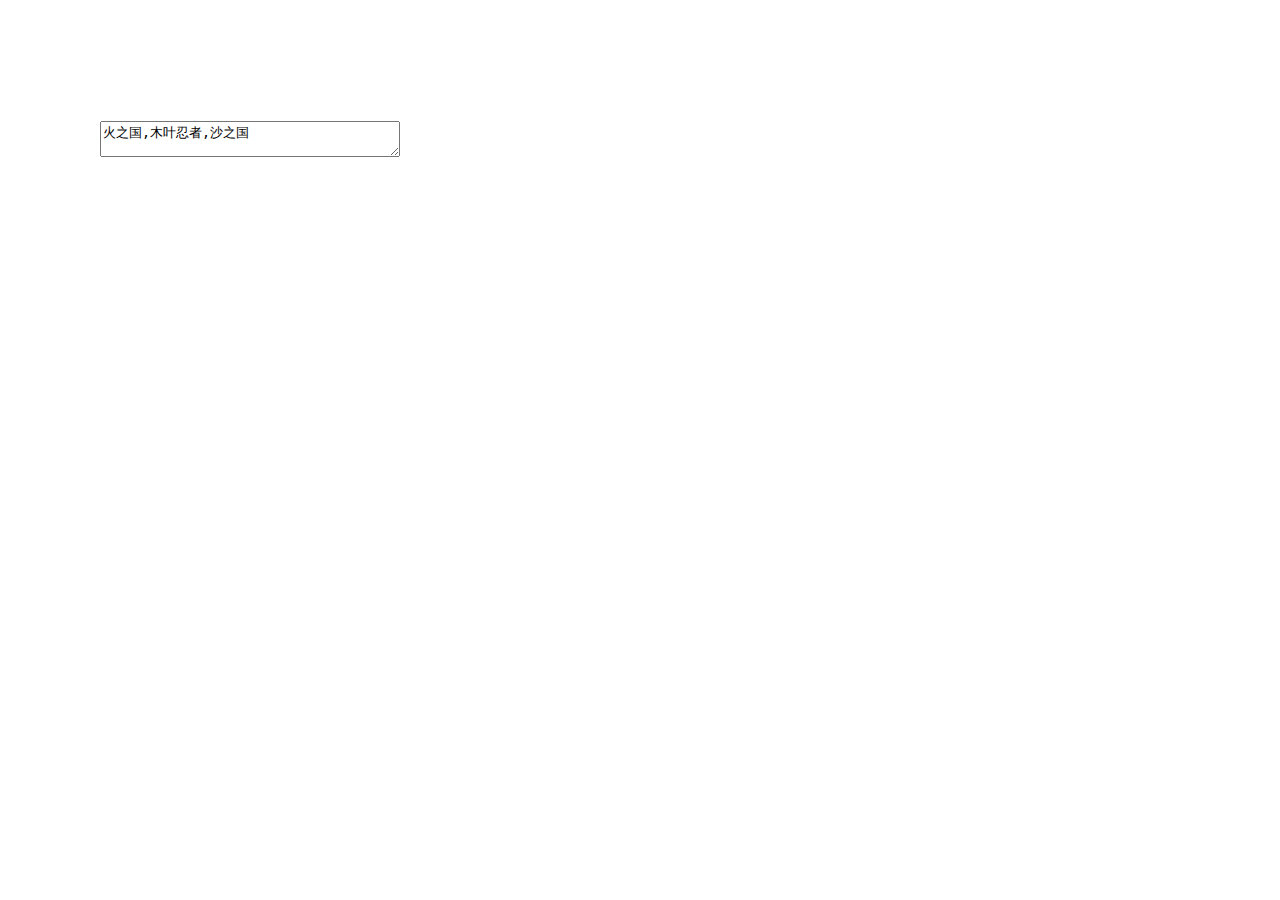
<file: target/classes/static/js/ztreeselect/demo/index.html>
﻿<meta charset="UTF-8">
<meta http-equiv="Content-Type" content="text/html; charset=utf-8" />
<html>
<head>
    <title>$Title$</title>
    <link type="text/css" rel="stylesheet" href="../css/demo.css">
    <link type="text/css" rel="stylesheet" href="../css/metroStyle/metroStyle.css">
  <!-- 原始样式  <link type="text/css" rel="stylesheet" href="../../../css/zTreeStyle/zTreeStyle.css"> -->

    <script src="../../jquery-3.1.1.min.js"></script>
    <script type="text/javascript" src="../../ztree/jquery.ztree.core.js"></script>
    <script type="text/javascript" src="../../ztree/jquery.ztree.excheck.js"></script>
    <script type="text/javascript" src="../MultipleTreeSelect.js"></script>
<!-- 
    <script type="text/javascript" src="jquery.slimscroll.min.js"></script>
 -->
 
    <script>


    </script>
    <script type="text/javascript">


        var zNodes = [
            {id: 1, pId: 0, name: "火之国",   open: true},
            {id: 11, pId: 1, name: "木叶忍者", open: true },
            {id: 111, pId: 11, name: "鸣人" },
            {id: 112, pId: 11, name: "佐助"},
            {id: 12, pId: 1, name: "木叶暗部" },
            {id: 121, pId: 12, name: "鼬"},
            {id: 122, pId: 12, name: "卡卡西"},
            {id: 2, pId: 0, name: "沙之国", open: true},
            {id: 21, pId: 2, name: "千代婆婆"},
            {id: 26, pId: 2, name: "我爱罗"} ,
            {id: 22, pId: 2, name: "沙之国忍者", open: true},
            {id: 221, pId: 22, name: "手鞠"},
            {id: 222, pId: 22, name: "勘九郎"},
            {id: 3, pId: 0, name: "水之国"},
            {id: 4, pId: 0, name: "土之国"}
        ];
        var defaults = {

            zNodes: zNodes,
            height:233
        }

        $(document).ready(function () {
            $("textarea").drawMultipleTree(defaults);
        });
        //-->
    </script>
</head>

<body style="padding: 100px">
<br>
<textarea id="test" name="ids"  style="width: 300px;overflow:hidden;" checks="1,11,2,23"  textLabel="jasontext"  type="text" readonly></textarea>
<!--
<textarea   style="width: 300px;overflow:hidden" checks="1,11,2,23,4,3"   type="text" readonly></textarea>
-->
</body>
</html>
</file>
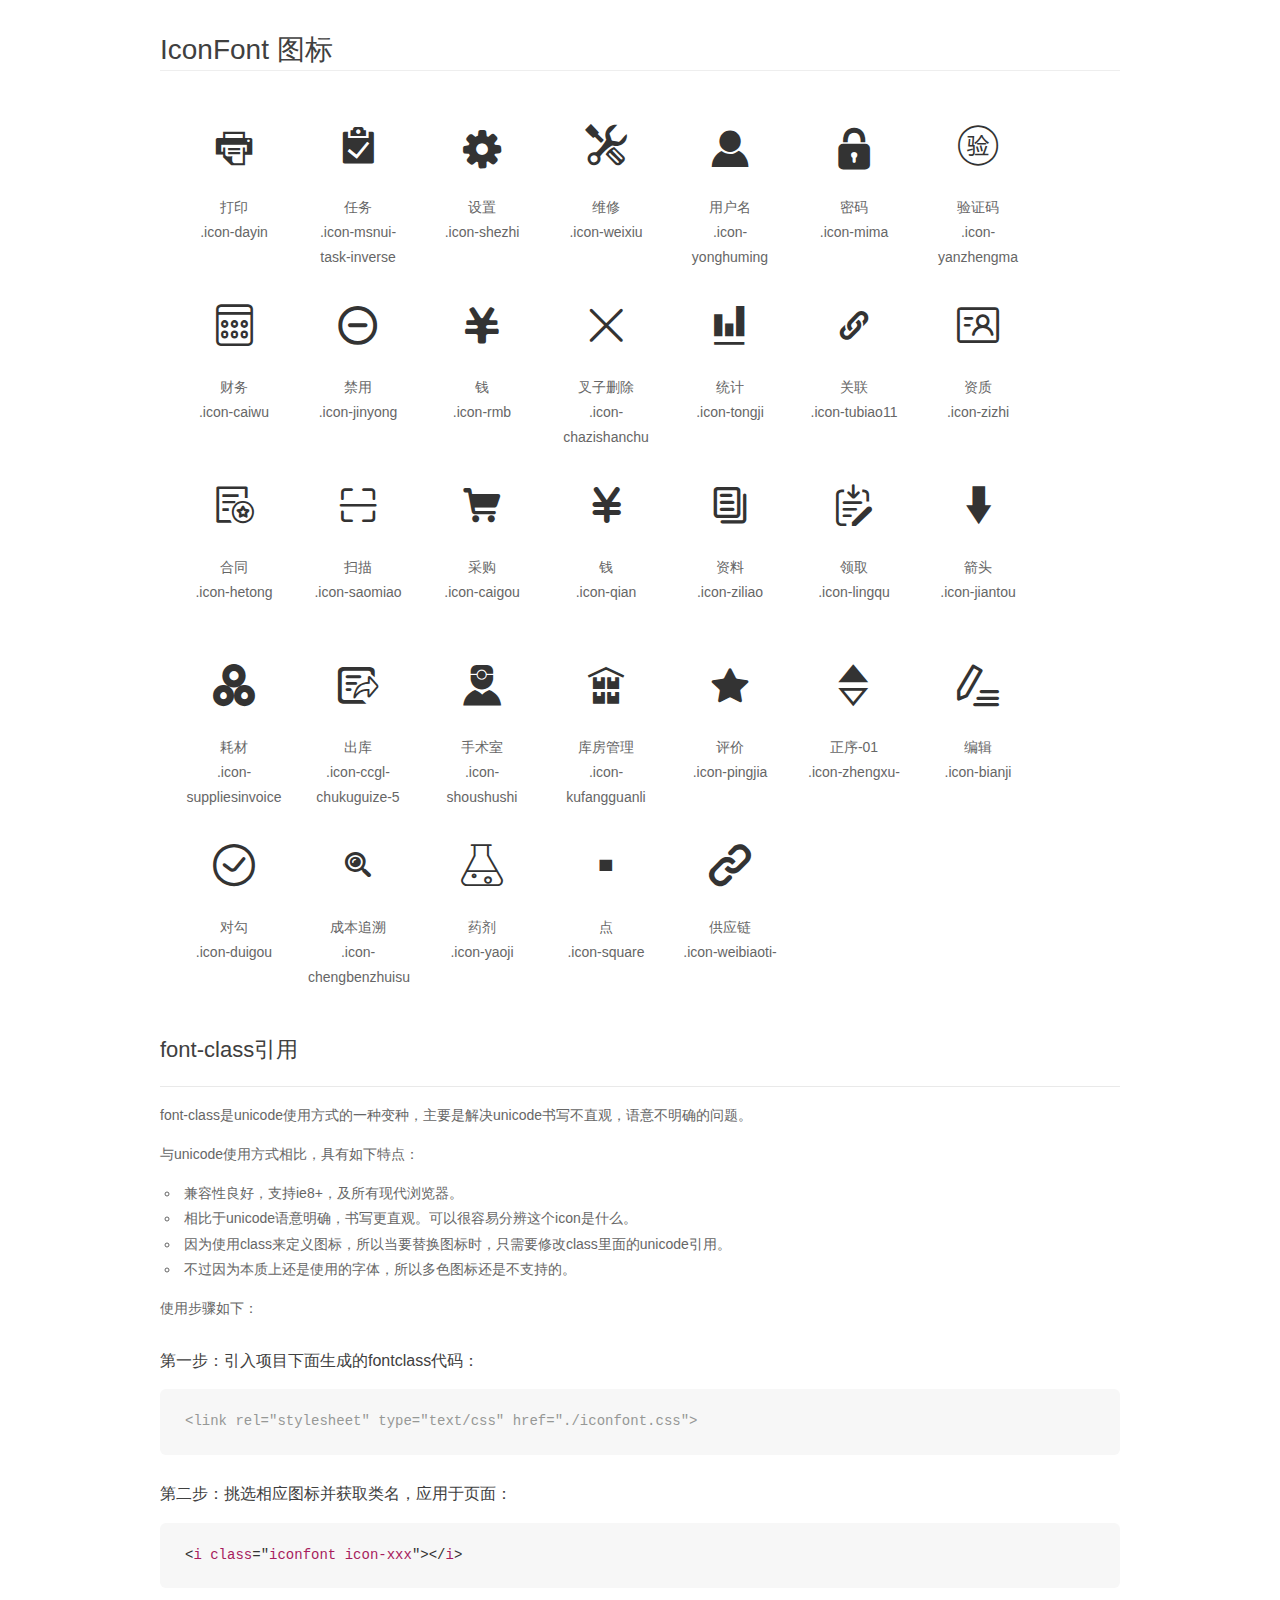
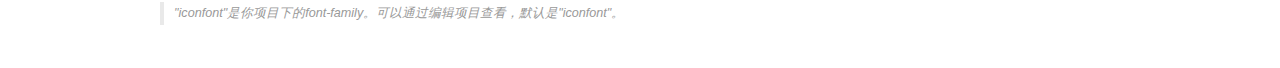
<file: target/classes/static/iconfont/demo_fontclass.html>
<!DOCTYPE html>
<html>
<head>
    <meta charset="utf-8"/>
    <title>IconFont</title>
    <link rel="stylesheet" href="demo.css">
    <link rel="stylesheet" href="iconfont.css">
</head>
<body>
    <div class="main markdown">
        <h1>IconFont 图标</h1>
        <ul class="icon_lists clear">
            
                <li>
                <i class="icon iconfont icon-dayin"></i>
                    <div class="name">打印</div>
                    <div class="fontclass">.icon-dayin</div>
                </li>
            
                <li>
                <i class="icon iconfont icon-msnui-task-inverse"></i>
                    <div class="name">任务</div>
                    <div class="fontclass">.icon-msnui-task-inverse</div>
                </li>
            
                <li>
                <i class="icon iconfont icon-shezhi"></i>
                    <div class="name">设置</div>
                    <div class="fontclass">.icon-shezhi</div>
                </li>
            
                <li>
                <i class="icon iconfont icon-weixiu"></i>
                    <div class="name">维修</div>
                    <div class="fontclass">.icon-weixiu</div>
                </li>
            
                <li>
                <i class="icon iconfont icon-yonghuming"></i>
                    <div class="name">用户名</div>
                    <div class="fontclass">.icon-yonghuming</div>
                </li>
            
                <li>
                <i class="icon iconfont icon-mima"></i>
                    <div class="name">密码</div>
                    <div class="fontclass">.icon-mima</div>
                </li>
            
                <li>
                <i class="icon iconfont icon-yanzhengma"></i>
                    <div class="name">验证码</div>
                    <div class="fontclass">.icon-yanzhengma</div>
                </li>
            
                <li>
                <i class="icon iconfont icon-caiwu"></i>
                    <div class="name">财务</div>
                    <div class="fontclass">.icon-caiwu</div>
                </li>
            
                <li>
                <i class="icon iconfont icon-jinyong"></i>
                    <div class="name">禁用</div>
                    <div class="fontclass">.icon-jinyong</div>
                </li>
            
                <li>
                <i class="icon iconfont icon-rmb"></i>
                    <div class="name">钱</div>
                    <div class="fontclass">.icon-rmb</div>
                </li>
            
                <li>
                <i class="icon iconfont icon-chazishanchu"></i>
                    <div class="name">叉子删除</div>
                    <div class="fontclass">.icon-chazishanchu</div>
                </li>
            
                <li>
                <i class="icon iconfont icon-tongji"></i>
                    <div class="name">统计</div>
                    <div class="fontclass">.icon-tongji</div>
                </li>
            
                <li>
                <i class="icon iconfont icon-tubiao11"></i>
                    <div class="name">关联</div>
                    <div class="fontclass">.icon-tubiao11</div>
                </li>
            
                <li>
                <i class="icon iconfont icon-zizhi"></i>
                    <div class="name">资质</div>
                    <div class="fontclass">.icon-zizhi</div>
                </li>
            
                <li>
                <i class="icon iconfont icon-hetong"></i>
                    <div class="name">合同</div>
                    <div class="fontclass">.icon-hetong</div>
                </li>
            
                <li>
                <i class="icon iconfont icon-saomiao"></i>
                    <div class="name">扫描</div>
                    <div class="fontclass">.icon-saomiao</div>
                </li>
            
                <li>
                <i class="icon iconfont icon-caigou"></i>
                    <div class="name">采购</div>
                    <div class="fontclass">.icon-caigou</div>
                </li>
            
                <li>
                <i class="icon iconfont icon-qian"></i>
                    <div class="name">钱</div>
                    <div class="fontclass">.icon-qian</div>
                </li>
            
                <li>
                <i class="icon iconfont icon-ziliao"></i>
                    <div class="name">资料</div>
                    <div class="fontclass">.icon-ziliao</div>
                </li>
            
                <li>
                <i class="icon iconfont icon-lingqu"></i>
                    <div class="name">领取</div>
                    <div class="fontclass">.icon-lingqu</div>
                </li>
            
                <li>
                <i class="icon iconfont icon-jiantou"></i>
                    <div class="name">箭头</div>
                    <div class="fontclass">.icon-jiantou</div>
                </li>
            
                <li>
                <i class="icon iconfont icon-suppliesinvoice"></i>
                    <div class="name">耗材</div>
                    <div class="fontclass">.icon-suppliesinvoice</div>
                </li>
            
                <li>
                <i class="icon iconfont icon-ccgl-chukuguize-5"></i>
                    <div class="name">出库</div>
                    <div class="fontclass">.icon-ccgl-chukuguize-5</div>
                </li>
            
                <li>
                <i class="icon iconfont icon-shoushushi"></i>
                    <div class="name">手术室</div>
                    <div class="fontclass">.icon-shoushushi</div>
                </li>
            
                <li>
                <i class="icon iconfont icon-kufangguanli"></i>
                    <div class="name">库房管理</div>
                    <div class="fontclass">.icon-kufangguanli</div>
                </li>
            
                <li>
                <i class="icon iconfont icon-pingjia"></i>
                    <div class="name">评价</div>
                    <div class="fontclass">.icon-pingjia</div>
                </li>
            
                <li>
                <i class="icon iconfont icon-zhengxu-"></i>
                    <div class="name">正序-01</div>
                    <div class="fontclass">.icon-zhengxu-</div>
                </li>
            
                <li>
                <i class="icon iconfont icon-bianji"></i>
                    <div class="name">编辑</div>
                    <div class="fontclass">.icon-bianji</div>
                </li>
            
                <li>
                <i class="icon iconfont icon-duigou"></i>
                    <div class="name">对勾</div>
                    <div class="fontclass">.icon-duigou</div>
                </li>
            
                <li>
                <i class="icon iconfont icon-chengbenzhuisu"></i>
                    <div class="name">成本追溯</div>
                    <div class="fontclass">.icon-chengbenzhuisu</div>
                </li>
            
                <li>
                <i class="icon iconfont icon-yaoji"></i>
                    <div class="name">药剂</div>
                    <div class="fontclass">.icon-yaoji</div>
                </li>
            
                <li>
                <i class="icon iconfont icon-square"></i>
                    <div class="name">点</div>
                    <div class="fontclass">.icon-square</div>
                </li>
            
                <li>
                <i class="icon iconfont icon-weibiaoti-"></i>
                    <div class="name">供应链</div>
                    <div class="fontclass">.icon-weibiaoti-</div>
                </li>
            
        </ul>

        <h2 id="font-class-">font-class引用</h2>
        <hr>

        <p>font-class是unicode使用方式的一种变种，主要是解决unicode书写不直观，语意不明确的问题。</p>
        <p>与unicode使用方式相比，具有如下特点：</p>
        <ul>
        <li>兼容性良好，支持ie8+，及所有现代浏览器。</li>
        <li>相比于unicode语意明确，书写更直观。可以很容易分辨这个icon是什么。</li>
        <li>因为使用class来定义图标，所以当要替换图标时，只需要修改class里面的unicode引用。</li>
        <li>不过因为本质上还是使用的字体，所以多色图标还是不支持的。</li>
        </ul>
        <p>使用步骤如下：</p>
        <h3 id="-fontclass-">第一步：引入项目下面生成的fontclass代码：</h3>


        <pre><code class="lang-js hljs javascript"><span class="hljs-comment">&lt;link rel="stylesheet" type="text/css" href="./iconfont.css"&gt;</span></code></pre>
        <h3 id="-">第二步：挑选相应图标并获取类名，应用于页面：</h3>
        <pre><code class="lang-css hljs">&lt;<span class="hljs-selector-tag">i</span> <span class="hljs-selector-tag">class</span>="<span class="hljs-selector-tag">iconfont</span> <span class="hljs-selector-tag">icon-xxx</span>"&gt;&lt;/<span class="hljs-selector-tag">i</span>&gt;</code></pre>
        <blockquote>
        <p>"iconfont"是你项目下的font-family。可以通过编辑项目查看，默认是"iconfont"。</p>
        </blockquote>
    </div>
</body>
</html>
</file>
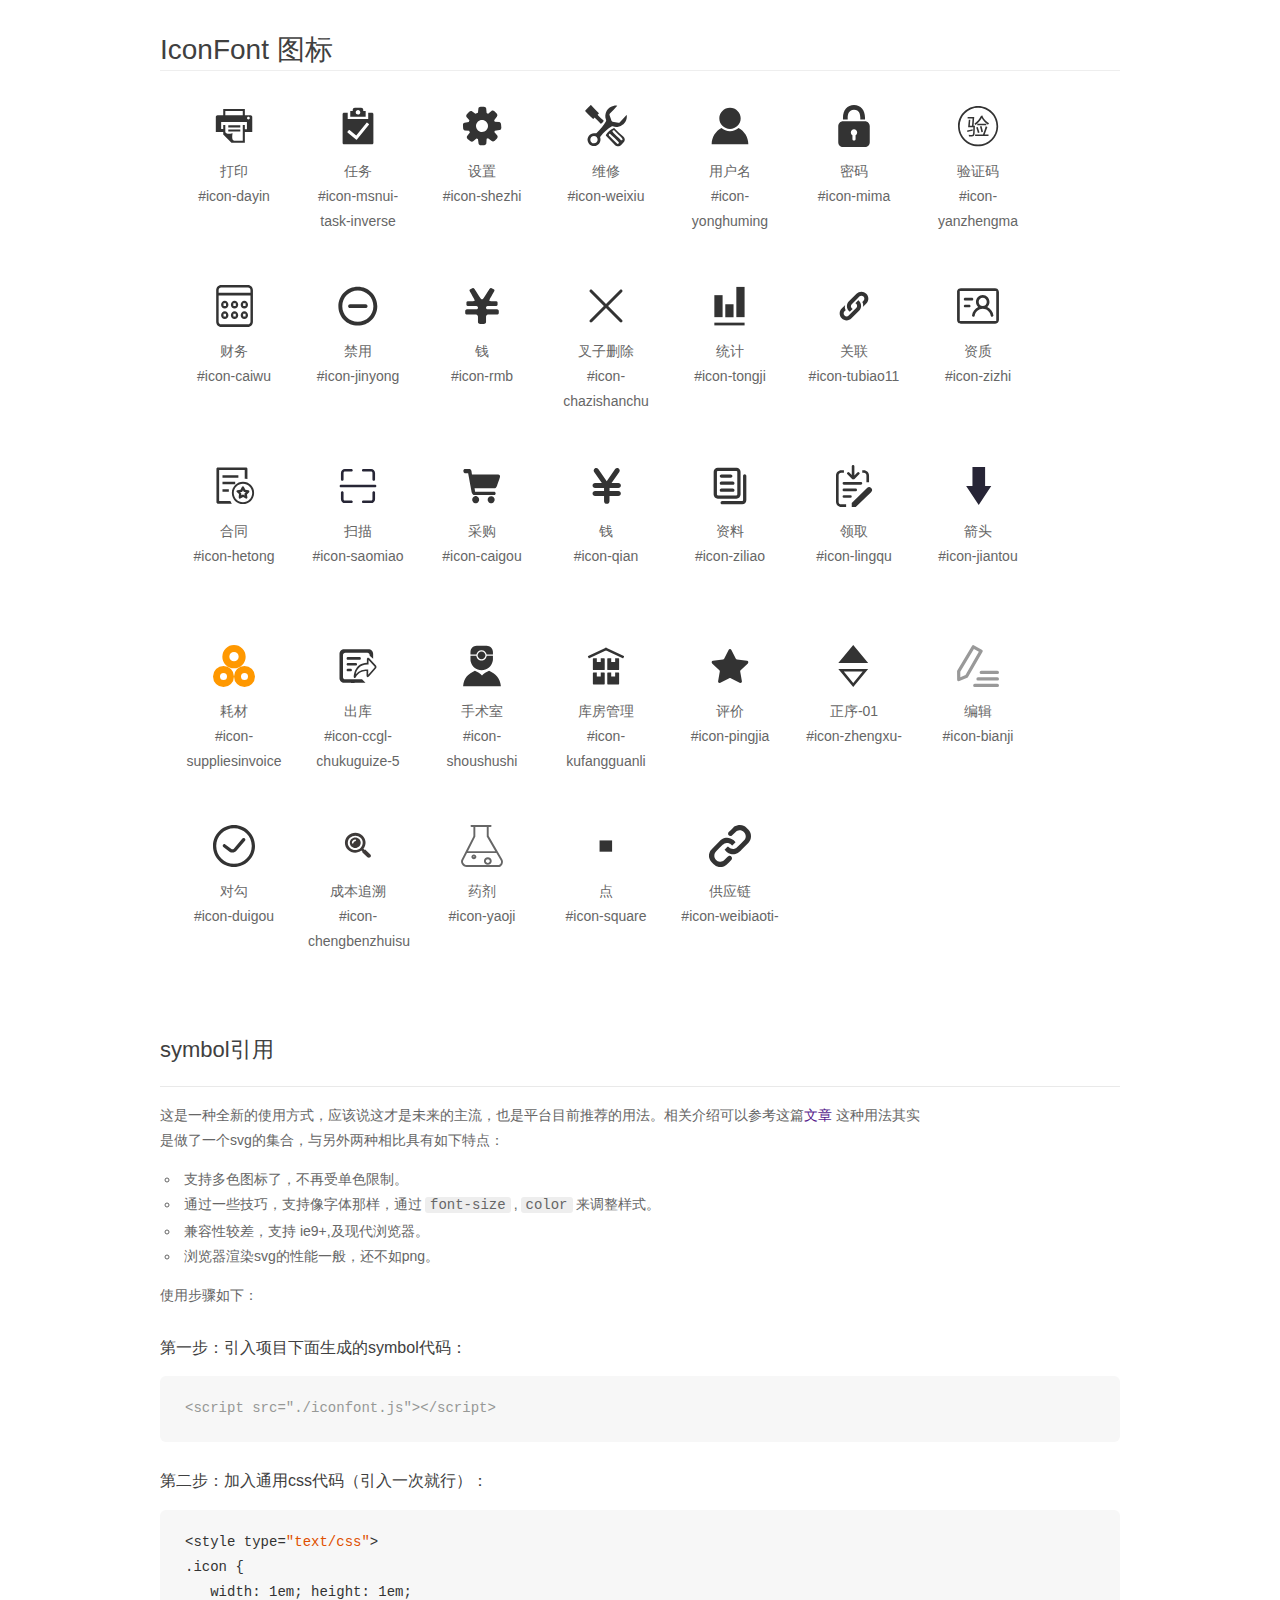
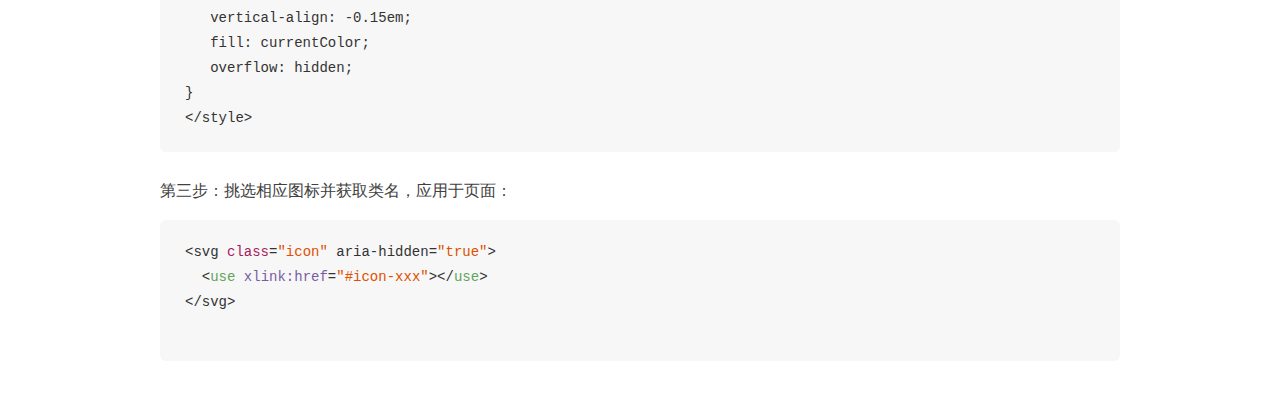
<file: target/classes/static/iconfont/demo_symbol.html>
<!DOCTYPE html>
<html>
<head>
    <meta charset="utf-8"/>
    <title>IconFont</title>
    <link rel="stylesheet" href="demo.css">
    <script src="iconfont.js"></script>

    <style type="text/css">
        .icon {
          /* 通过设置 font-size 来改变图标大小 */
          width: 1em; height: 1em;
          /* 图标和文字相邻时，垂直对齐 */
          vertical-align: -0.15em;
          /* 通过设置 color 来改变 SVG 的颜色/fill */
          fill: currentColor;
          /* path 和 stroke 溢出 viewBox 部分在 IE 下会显示
             normalize.css 中也包含这行 */
          overflow: hidden;
        }

    </style>
</head>
<body>
    <div class="main markdown">
        <h1>IconFont 图标</h1>
        <ul class="icon_lists clear">
            
                <li>
                    <svg class="icon" aria-hidden="true">
                        <use xlink:href="#icon-dayin"></use>
                    </svg>
                    <div class="name">打印</div>
                    <div class="fontclass">#icon-dayin</div>
                </li>
            
                <li>
                    <svg class="icon" aria-hidden="true">
                        <use xlink:href="#icon-msnui-task-inverse"></use>
                    </svg>
                    <div class="name">任务</div>
                    <div class="fontclass">#icon-msnui-task-inverse</div>
                </li>
            
                <li>
                    <svg class="icon" aria-hidden="true">
                        <use xlink:href="#icon-shezhi"></use>
                    </svg>
                    <div class="name">设置</div>
                    <div class="fontclass">#icon-shezhi</div>
                </li>
            
                <li>
                    <svg class="icon" aria-hidden="true">
                        <use xlink:href="#icon-weixiu"></use>
                    </svg>
                    <div class="name">维修</div>
                    <div class="fontclass">#icon-weixiu</div>
                </li>
            
                <li>
                    <svg class="icon" aria-hidden="true">
                        <use xlink:href="#icon-yonghuming"></use>
                    </svg>
                    <div class="name">用户名</div>
                    <div class="fontclass">#icon-yonghuming</div>
                </li>
            
                <li>
                    <svg class="icon" aria-hidden="true">
                        <use xlink:href="#icon-mima"></use>
                    </svg>
                    <div class="name">密码</div>
                    <div class="fontclass">#icon-mima</div>
                </li>
            
                <li>
                    <svg class="icon" aria-hidden="true">
                        <use xlink:href="#icon-yanzhengma"></use>
                    </svg>
                    <div class="name">验证码</div>
                    <div class="fontclass">#icon-yanzhengma</div>
                </li>
            
                <li>
                    <svg class="icon" aria-hidden="true">
                        <use xlink:href="#icon-caiwu"></use>
                    </svg>
                    <div class="name">财务</div>
                    <div class="fontclass">#icon-caiwu</div>
                </li>
            
                <li>
                    <svg class="icon" aria-hidden="true">
                        <use xlink:href="#icon-jinyong"></use>
                    </svg>
                    <div class="name">禁用</div>
                    <div class="fontclass">#icon-jinyong</div>
                </li>
            
                <li>
                    <svg class="icon" aria-hidden="true">
                        <use xlink:href="#icon-rmb"></use>
                    </svg>
                    <div class="name">钱</div>
                    <div class="fontclass">#icon-rmb</div>
                </li>
            
                <li>
                    <svg class="icon" aria-hidden="true">
                        <use xlink:href="#icon-chazishanchu"></use>
                    </svg>
                    <div class="name">叉子删除</div>
                    <div class="fontclass">#icon-chazishanchu</div>
                </li>
            
                <li>
                    <svg class="icon" aria-hidden="true">
                        <use xlink:href="#icon-tongji"></use>
                    </svg>
                    <div class="name">统计</div>
                    <div class="fontclass">#icon-tongji</div>
                </li>
            
                <li>
                    <svg class="icon" aria-hidden="true">
                        <use xlink:href="#icon-tubiao11"></use>
                    </svg>
                    <div class="name">关联</div>
                    <div class="fontclass">#icon-tubiao11</div>
                </li>
            
                <li>
                    <svg class="icon" aria-hidden="true">
                        <use xlink:href="#icon-zizhi"></use>
                    </svg>
                    <div class="name">资质</div>
                    <div class="fontclass">#icon-zizhi</div>
                </li>
            
                <li>
                    <svg class="icon" aria-hidden="true">
                        <use xlink:href="#icon-hetong"></use>
                    </svg>
                    <div class="name">合同</div>
                    <div class="fontclass">#icon-hetong</div>
                </li>
            
                <li>
                    <svg class="icon" aria-hidden="true">
                        <use xlink:href="#icon-saomiao"></use>
                    </svg>
                    <div class="name">扫描</div>
                    <div class="fontclass">#icon-saomiao</div>
                </li>
            
                <li>
                    <svg class="icon" aria-hidden="true">
                        <use xlink:href="#icon-caigou"></use>
                    </svg>
                    <div class="name">采购</div>
                    <div class="fontclass">#icon-caigou</div>
                </li>
            
                <li>
                    <svg class="icon" aria-hidden="true">
                        <use xlink:href="#icon-qian"></use>
                    </svg>
                    <div class="name">钱</div>
                    <div class="fontclass">#icon-qian</div>
                </li>
            
                <li>
                    <svg class="icon" aria-hidden="true">
                        <use xlink:href="#icon-ziliao"></use>
                    </svg>
                    <div class="name">资料</div>
                    <div class="fontclass">#icon-ziliao</div>
                </li>
            
                <li>
                    <svg class="icon" aria-hidden="true">
                        <use xlink:href="#icon-lingqu"></use>
                    </svg>
                    <div class="name">领取</div>
                    <div class="fontclass">#icon-lingqu</div>
                </li>
            
                <li>
                    <svg class="icon" aria-hidden="true">
                        <use xlink:href="#icon-jiantou"></use>
                    </svg>
                    <div class="name">箭头</div>
                    <div class="fontclass">#icon-jiantou</div>
                </li>
            
                <li>
                    <svg class="icon" aria-hidden="true">
                        <use xlink:href="#icon-suppliesinvoice"></use>
                    </svg>
                    <div class="name">耗材</div>
                    <div class="fontclass">#icon-suppliesinvoice</div>
                </li>
            
                <li>
                    <svg class="icon" aria-hidden="true">
                        <use xlink:href="#icon-ccgl-chukuguize-5"></use>
                    </svg>
                    <div class="name">出库</div>
                    <div class="fontclass">#icon-ccgl-chukuguize-5</div>
                </li>
            
                <li>
                    <svg class="icon" aria-hidden="true">
                        <use xlink:href="#icon-shoushushi"></use>
                    </svg>
                    <div class="name">手术室</div>
                    <div class="fontclass">#icon-shoushushi</div>
                </li>
            
                <li>
                    <svg class="icon" aria-hidden="true">
                        <use xlink:href="#icon-kufangguanli"></use>
                    </svg>
                    <div class="name">库房管理</div>
                    <div class="fontclass">#icon-kufangguanli</div>
                </li>
            
                <li>
                    <svg class="icon" aria-hidden="true">
                        <use xlink:href="#icon-pingjia"></use>
                    </svg>
                    <div class="name">评价</div>
                    <div class="fontclass">#icon-pingjia</div>
                </li>
            
                <li>
                    <svg class="icon" aria-hidden="true">
                        <use xlink:href="#icon-zhengxu-"></use>
                    </svg>
                    <div class="name">正序-01</div>
                    <div class="fontclass">#icon-zhengxu-</div>
                </li>
            
                <li>
                    <svg class="icon" aria-hidden="true">
                        <use xlink:href="#icon-bianji"></use>
                    </svg>
                    <div class="name">编辑</div>
                    <div class="fontclass">#icon-bianji</div>
                </li>
            
                <li>
                    <svg class="icon" aria-hidden="true">
                        <use xlink:href="#icon-duigou"></use>
                    </svg>
                    <div class="name">对勾</div>
                    <div class="fontclass">#icon-duigou</div>
                </li>
            
                <li>
                    <svg class="icon" aria-hidden="true">
                        <use xlink:href="#icon-chengbenzhuisu"></use>
                    </svg>
                    <div class="name">成本追溯</div>
                    <div class="fontclass">#icon-chengbenzhuisu</div>
                </li>
            
                <li>
                    <svg class="icon" aria-hidden="true">
                        <use xlink:href="#icon-yaoji"></use>
                    </svg>
                    <div class="name">药剂</div>
                    <div class="fontclass">#icon-yaoji</div>
                </li>
            
                <li>
                    <svg class="icon" aria-hidden="true">
                        <use xlink:href="#icon-square"></use>
                    </svg>
                    <div class="name">点</div>
                    <div class="fontclass">#icon-square</div>
                </li>
            
                <li>
                    <svg class="icon" aria-hidden="true">
                        <use xlink:href="#icon-weibiaoti-"></use>
                    </svg>
                    <div class="name">供应链</div>
                    <div class="fontclass">#icon-weibiaoti-</div>
                </li>
            
        </ul>


        <h2 id="symbol-">symbol引用</h2>
        <hr>

        <p>这是一种全新的使用方式，应该说这才是未来的主流，也是平台目前推荐的用法。相关介绍可以参考这篇<a href="">文章</a>
        这种用法其实是做了一个svg的集合，与另外两种相比具有如下特点：</p>
        <ul>
          <li>支持多色图标了，不再受单色限制。</li>
          <li>通过一些技巧，支持像字体那样，通过<code>font-size</code>,<code>color</code>来调整样式。</li>
          <li>兼容性较差，支持 ie9+,及现代浏览器。</li>
          <li>浏览器渲染svg的性能一般，还不如png。</li>
        </ul>
        <p>使用步骤如下：</p>
        <h3 id="-symbol-">第一步：引入项目下面生成的symbol代码：</h3>
        <pre><code class="lang-js hljs javascript"><span class="hljs-comment">&lt;script src="./iconfont.js"&gt;&lt;/script&gt;</span></code></pre>
        <h3 id="-css-">第二步：加入通用css代码（引入一次就行）：</h3>
        <pre><code class="lang-js hljs javascript">&lt;style type=<span class="hljs-string">"text/css"</span>&gt;
.icon {
   width: <span class="hljs-number">1</span>em; height: <span class="hljs-number">1</span>em;
   vertical-align: <span class="hljs-number">-0.15</span>em;
   fill: currentColor;
   overflow: hidden;
}
&lt;<span class="hljs-regexp">/style&gt;</span></code></pre>
        <h3 id="-">第三步：挑选相应图标并获取类名，应用于页面：</h3>
        <pre><code class="lang-js hljs javascript">&lt;svg <span class="hljs-class"><span class="hljs-keyword">class</span></span>=<span class="hljs-string">"icon"</span> aria-hidden=<span class="hljs-string">"true"</span>&gt;<span class="xml"><span class="hljs-tag">
  &lt;<span class="hljs-name">use</span> <span class="hljs-attr">xlink:href</span>=<span class="hljs-string">"#icon-xxx"</span>&gt;</span><span class="hljs-tag">&lt;/<span class="hljs-name">use</span>&gt;</span>
</span>&lt;<span class="hljs-regexp">/svg&gt;
        </span></code></pre>
    </div>
</body>
</html>
</file>
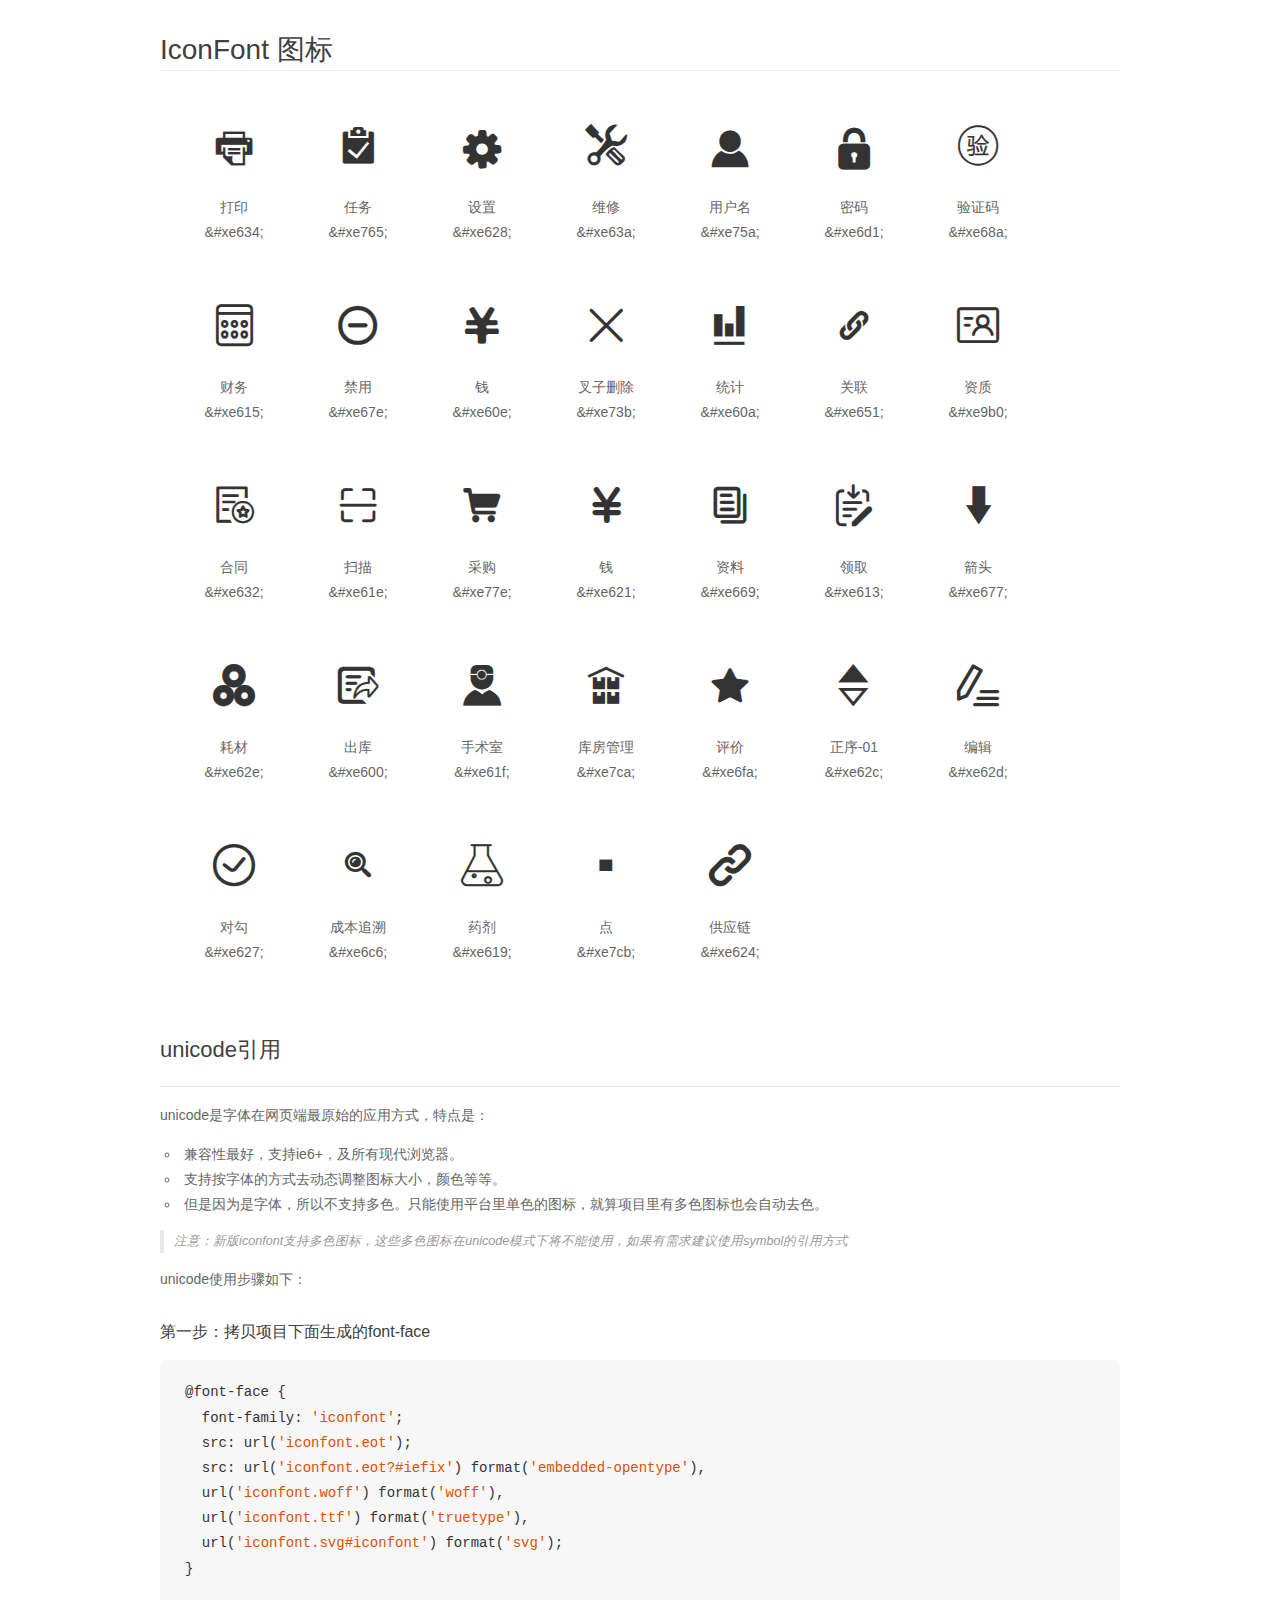
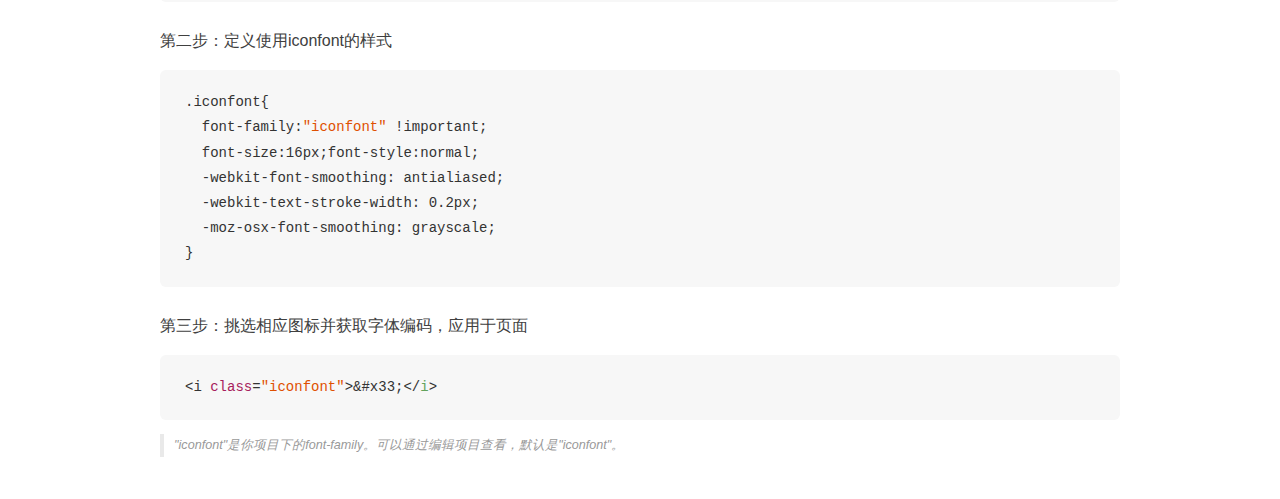
<file: target/classes/static/iconfont/demo_unicode.html>
<!DOCTYPE html>
<html>
<head>
    <meta charset="utf-8"/>
    <title>IconFont</title>
    <link rel="stylesheet" href="demo.css">

    <style type="text/css">

        @font-face {font-family: "iconfont";
          src: url('iconfont.eot'); /* IE9*/
          src: url('iconfont.eot#iefix') format('embedded-opentype'), /* IE6-IE8 */
          url('iconfont.woff') format('woff'), /* chrome, firefox */
          url('iconfont.ttf') format('truetype'), /* chrome, firefox, opera, Safari, Android, iOS 4.2+*/
          url('iconfont.svg#iconfont') format('svg'); /* iOS 4.1- */
        }

        .iconfont {
          font-family:"iconfont" !important;
          font-size:16px;
          font-style:normal;
          -webkit-font-smoothing: antialiased;
          -webkit-text-stroke-width: 0.2px;
          -moz-osx-font-smoothing: grayscale;
        }

    </style>
</head>
<body>
    <div class="main markdown">
        <h1>IconFont 图标</h1>
        <ul class="icon_lists clear">
            
                <li>
                <i class="icon iconfont">&#xe634;</i>
                    <div class="name">打印</div>
                    <div class="code">&amp;#xe634;</div>
                </li>
            
                <li>
                <i class="icon iconfont">&#xe765;</i>
                    <div class="name">任务</div>
                    <div class="code">&amp;#xe765;</div>
                </li>
            
                <li>
                <i class="icon iconfont">&#xe628;</i>
                    <div class="name">设置</div>
                    <div class="code">&amp;#xe628;</div>
                </li>
            
                <li>
                <i class="icon iconfont">&#xe63a;</i>
                    <div class="name">维修</div>
                    <div class="code">&amp;#xe63a;</div>
                </li>
            
                <li>
                <i class="icon iconfont">&#xe75a;</i>
                    <div class="name">用户名</div>
                    <div class="code">&amp;#xe75a;</div>
                </li>
            
                <li>
                <i class="icon iconfont">&#xe6d1;</i>
                    <div class="name">密码</div>
                    <div class="code">&amp;#xe6d1;</div>
                </li>
            
                <li>
                <i class="icon iconfont">&#xe68a;</i>
                    <div class="name">验证码</div>
                    <div class="code">&amp;#xe68a;</div>
                </li>
            
                <li>
                <i class="icon iconfont">&#xe615;</i>
                    <div class="name">财务</div>
                    <div class="code">&amp;#xe615;</div>
                </li>
            
                <li>
                <i class="icon iconfont">&#xe67e;</i>
                    <div class="name">禁用</div>
                    <div class="code">&amp;#xe67e;</div>
                </li>
            
                <li>
                <i class="icon iconfont">&#xe60e;</i>
                    <div class="name">钱</div>
                    <div class="code">&amp;#xe60e;</div>
                </li>
            
                <li>
                <i class="icon iconfont">&#xe73b;</i>
                    <div class="name">叉子删除</div>
                    <div class="code">&amp;#xe73b;</div>
                </li>
            
                <li>
                <i class="icon iconfont">&#xe60a;</i>
                    <div class="name">统计</div>
                    <div class="code">&amp;#xe60a;</div>
                </li>
            
                <li>
                <i class="icon iconfont">&#xe651;</i>
                    <div class="name">关联</div>
                    <div class="code">&amp;#xe651;</div>
                </li>
            
                <li>
                <i class="icon iconfont">&#xe9b0;</i>
                    <div class="name">资质</div>
                    <div class="code">&amp;#xe9b0;</div>
                </li>
            
                <li>
                <i class="icon iconfont">&#xe632;</i>
                    <div class="name">合同</div>
                    <div class="code">&amp;#xe632;</div>
                </li>
            
                <li>
                <i class="icon iconfont">&#xe61e;</i>
                    <div class="name">扫描</div>
                    <div class="code">&amp;#xe61e;</div>
                </li>
            
                <li>
                <i class="icon iconfont">&#xe77e;</i>
                    <div class="name">采购</div>
                    <div class="code">&amp;#xe77e;</div>
                </li>
            
                <li>
                <i class="icon iconfont">&#xe621;</i>
                    <div class="name">钱</div>
                    <div class="code">&amp;#xe621;</div>
                </li>
            
                <li>
                <i class="icon iconfont">&#xe669;</i>
                    <div class="name">资料</div>
                    <div class="code">&amp;#xe669;</div>
                </li>
            
                <li>
                <i class="icon iconfont">&#xe613;</i>
                    <div class="name">领取</div>
                    <div class="code">&amp;#xe613;</div>
                </li>
            
                <li>
                <i class="icon iconfont">&#xe677;</i>
                    <div class="name">箭头</div>
                    <div class="code">&amp;#xe677;</div>
                </li>
            
                <li>
                <i class="icon iconfont">&#xe62e;</i>
                    <div class="name">耗材</div>
                    <div class="code">&amp;#xe62e;</div>
                </li>
            
                <li>
                <i class="icon iconfont">&#xe600;</i>
                    <div class="name">出库</div>
                    <div class="code">&amp;#xe600;</div>
                </li>
            
                <li>
                <i class="icon iconfont">&#xe61f;</i>
                    <div class="name">手术室</div>
                    <div class="code">&amp;#xe61f;</div>
                </li>
            
                <li>
                <i class="icon iconfont">&#xe7ca;</i>
                    <div class="name">库房管理</div>
                    <div class="code">&amp;#xe7ca;</div>
                </li>
            
                <li>
                <i class="icon iconfont">&#xe6fa;</i>
                    <div class="name">评价</div>
                    <div class="code">&amp;#xe6fa;</div>
                </li>
            
                <li>
                <i class="icon iconfont">&#xe62c;</i>
                    <div class="name">正序-01</div>
                    <div class="code">&amp;#xe62c;</div>
                </li>
            
                <li>
                <i class="icon iconfont">&#xe62d;</i>
                    <div class="name">编辑</div>
                    <div class="code">&amp;#xe62d;</div>
                </li>
            
                <li>
                <i class="icon iconfont">&#xe627;</i>
                    <div class="name">对勾</div>
                    <div class="code">&amp;#xe627;</div>
                </li>
            
                <li>
                <i class="icon iconfont">&#xe6c6;</i>
                    <div class="name">成本追溯</div>
                    <div class="code">&amp;#xe6c6;</div>
                </li>
            
                <li>
                <i class="icon iconfont">&#xe619;</i>
                    <div class="name">药剂</div>
                    <div class="code">&amp;#xe619;</div>
                </li>
            
                <li>
                <i class="icon iconfont">&#xe7cb;</i>
                    <div class="name">点</div>
                    <div class="code">&amp;#xe7cb;</div>
                </li>
            
                <li>
                <i class="icon iconfont">&#xe624;</i>
                    <div class="name">供应链</div>
                    <div class="code">&amp;#xe624;</div>
                </li>
            
        </ul>
        <h2 id="unicode-">unicode引用</h2>
        <hr>

        <p>unicode是字体在网页端最原始的应用方式，特点是：</p>
        <ul>
        <li>兼容性最好，支持ie6+，及所有现代浏览器。</li>
        <li>支持按字体的方式去动态调整图标大小，颜色等等。</li>
        <li>但是因为是字体，所以不支持多色。只能使用平台里单色的图标，就算项目里有多色图标也会自动去色。</li>
        </ul>
        <blockquote>
        <p>注意：新版iconfont支持多色图标，这些多色图标在unicode模式下将不能使用，如果有需求建议使用symbol的引用方式</p>
        </blockquote>
        <p>unicode使用步骤如下：</p>
        <h3 id="-font-face">第一步：拷贝项目下面生成的font-face</h3>
        <pre><code class="lang-js hljs javascript">@font-face {
  font-family: <span class="hljs-string">'iconfont'</span>;
  src: url(<span class="hljs-string">'iconfont.eot'</span>);
  src: url(<span class="hljs-string">'iconfont.eot?#iefix'</span>) format(<span class="hljs-string">'embedded-opentype'</span>),
  url(<span class="hljs-string">'iconfont.woff'</span>) format(<span class="hljs-string">'woff'</span>),
  url(<span class="hljs-string">'iconfont.ttf'</span>) format(<span class="hljs-string">'truetype'</span>),
  url(<span class="hljs-string">'iconfont.svg#iconfont'</span>) format(<span class="hljs-string">'svg'</span>);
}
</code></pre>
        <h3 id="-iconfont-">第二步：定义使用iconfont的样式</h3>
        <pre><code class="lang-js hljs javascript">.iconfont{
  font-family:<span class="hljs-string">"iconfont"</span> !important;
  font-size:<span class="hljs-number">16</span>px;font-style:normal;
  -webkit-font-smoothing: antialiased;
  -webkit-text-stroke-width: <span class="hljs-number">0.2</span>px;
  -moz-osx-font-smoothing: grayscale;
}
</code></pre>
        <h3 id="-">第三步：挑选相应图标并获取字体编码，应用于页面</h3>
        <pre><code class="lang-js hljs javascript">&lt;i <span class="hljs-class"><span class="hljs-keyword">class</span></span>=<span class="hljs-string">"iconfont"</span>&gt;&amp;#x33;<span class="xml"><span class="hljs-tag">&lt;/<span class="hljs-name">i</span>&gt;</span></span></code></pre>

        <blockquote>
        <p>"iconfont"是你项目下的font-family。可以通过编辑项目查看，默认是"iconfont"。</p>
        </blockquote>
    </div>


</body>
</html>
</file>
<file: target/classes/static/js/icheck/skins/all.css>
/* iCheck plugin skins
----------------------------------- */
@import url("minimal/_all.css");
/*
@import url("minimal/minimal.css");
@import url("minimal/red.css");
@import url("minimal/green.css");
@import url("minimal/blue.css");
@import url("minimal/aero.css");
@import url("minimal/grey.css");
@import url("minimal/orange.css");
@import url("minimal/yellow.css");
@import url("minimal/pink.css");
@import url("minimal/purple.css");
*/

@import url("square/_all.css");
/*
@import url("square/square.css");
@import url("square/red.css");
@import url("square/green.css");
@import url("square/blue.css");
@import url("square/aero.css");
@import url("square/grey.css");
@import url("square/orange.css");
@import url("square/yellow.css");
@import url("square/pink.css");
@import url("square/purple.css");
*/

@import url("flat/_all.css");
/*
@import url("flat/flat.css");
@import url("flat/red.css");
@import url("flat/green.css");
@import url("flat/blue.css");
@import url("flat/aero.css");
@import url("flat/grey.css");
@import url("flat/orange.css");
@import url("flat/yellow.css");
@import url("flat/pink.css");
@import url("flat/purple.css");
*/

@import url("line/_all.css");
/*
@import url("line/line.css");
@import url("line/red.css");
@import url("line/green.css");
@import url("line/blue.css");
@import url("line/aero.css");
@import url("line/grey.css");
@import url("line/orange.css");
@import url("line/yellow.css");
@import url("line/pink.css");
@import url("line/purple.css");
*/

@import url("polaris/polaris.css");

@import url("futurico/futurico.css");
</file>
<file: target/classes/static/js/ztreeselect/css/demo.css>
html, body, div, span, applet, object, iframe, h1, h2, h3, h4, h5, h6, p, blockquote, pre, a, abbr, acronym, address, big, cite, code, del, dfn, em, font, img, ins, kbd, q, s, samp, small, strike, strong, sub, sup, tt, var, dl, dt, dd, ol, ul, li, fieldset, form, label, legend, table, caption, tbody, tfoot, thead, tr, th, td {
	margin: 0;padding: 0;border: 0;outline: 0;font-weight: inherit;font-style: inherit;font-size: 100%;font-family: inherit;vertical-align: baseline;}
body {color: #2f332a;font: 15px/21px Arial, Helvetica, simsun, sans-serif;background: #f0f6e4 \9;}
h1, h2, h3, h4, h5, h6 {color: #2f332a;font-weight: bold;font-family: Helvetica, Arial, sans-serif;padding-bottom: 5px;}
h1 {font-size: 24px;line-height: 34px;text-align: center;}
h2 {font-size: 14px;line-height: 24px;padding-top: 5px;}
h6 {font-weight: normal;font-size: 12px;letter-spacing: 1px;line-height: 24px;text-align: center;}
a {color:#3C6E31;text-decoration: underline;}
a:hover {background-color:#3C6E31;color:white;}
input.radio {margin: 0 2px 0 8px;}
input.radio.first {margin-left:0;}
input.empty {color: lightgray;}
code {color: #2f332a;}
.highlight_red {color:#A60000;}
.highlight_green {color:#A7F43D;}
li {list-style: circle;font-size: 12px;}
li.title {list-style: none;}
ul.list {margin-left: 17px;}

div.content_wrap {width: 600px;height:380px;}
div.content_wrap div.left{float: left;width: 250px;}
div.content_wrap div.right{float: right;width: 340px;}
div.zTreeDemoBackground {width:250px;height:362px;text-align:left;}

ul.ztree {margin-top: 10px;border: 1px solid #617775;background: #f0f6e4;width:220px;height:360px;overflow-y:scroll;overflow-x:auto;}
ul.log {border: 1px solid #617775;background: #f0f6e4;width:300px;height:170px;overflow: hidden;}
ul.log.small {height:45px;}
ul.log li {color: #666666;list-style: none;padding-left: 10px;}
ul.log li.dark {background-color: #E3E3E3;}

/* ruler */
div.ruler {height:20px; width:220px; background-color:#f0f6e4;border: 1px solid #333; margin-bottom: 5px; cursor: pointer}
div.ruler div.cursor {height:20px; width:30px; background-color:#3C6E31; color:white; text-align: right; padding-right: 5px; cursor: pointer}
</file>
<file: target/classes/static/iconfont/iconfont.css>
@font-face {font-family: "iconfont";
  src: url('iconfont.eot?t=1521625452103'); /* IE9*/
  src: url('iconfont.eot?t=1521625452103#iefix') format('embedded-opentype'), /* IE6-IE8 */
  url('[data-uri]') format('woff'),
  url('iconfont.ttf?t=1521625452103') format('truetype'), /* chrome, firefox, opera, Safari, Android, iOS 4.2+*/
  url('iconfont.svg?t=1521625452103#iconfont') format('svg'); /* iOS 4.1- */
}

.iconfont {
  font-family:"iconfont" !important;
  font-size:16px;
  font-style:normal;
  -webkit-font-smoothing: antialiased;
  -moz-osx-font-smoothing: grayscale;
}

.icon-dayin:before { content: "\e634"; }

.icon-msnui-task-inverse:before { content: "\e765"; }

.icon-shezhi:before { content: "\e628"; }

.icon-weixiu:before { content: "\e63a"; }

.icon-yonghuming:before { content: "\e75a"; }

.icon-mima:before { content: "\e6d1"; }

.icon-yanzhengma:before { content: "\e68a"; }

.icon-caiwu:before { content: "\e615"; }

.icon-jinyong:before { content: "\e67e"; }

.icon-rmb:before { content: "\e60e"; }

.icon-chazishanchu:before { content: "\e73b"; }

.icon-tongji:before { content: "\e60a"; }

.icon-tubiao11:before { content: "\e651"; }

.icon-zizhi:before { content: "\e9b0"; }

.icon-hetong:before { content: "\e632"; }

.icon-saomiao:before { content: "\e61e"; }

.icon-caigou:before { content: "\e77e"; }

.icon-qian:before { content: "\e621"; }

.icon-ziliao:before { content: "\e669"; }

.icon-lingqu:before { content: "\e613"; }

.icon-jiantou:before { content: "\e677"; }

.icon-suppliesinvoice:before { content: "\e62e"; }

.icon-ccgl-chukuguize-5:before { content: "\e600"; }

.icon-shoushushi:before { content: "\e61f"; }

.icon-kufangguanli:before { content: "\e7ca"; }

.icon-pingjia:before { content: "\e6fa"; }

.icon-zhengxu-:before { content: "\e62c"; }

.icon-bianji:before { content: "\e62d"; }

.icon-duigou:before { content: "\e627"; }

.icon-chengbenzhuisu:before { content: "\e6c6"; }

.icon-yaoji:before { content: "\e619"; }

.icon-square:before { content: "\e7cb"; }

.icon-weibiaoti-:before { content: "\e624"; }
</file>
<file: target/classes/static/js/icheck/demo/css/custom.css>
@import url("normalize.css");
@font-face{font-family:'MontserratRegular';src:url("./montserrat-regular.eot");src:url("./montserrat-regular.eot?#iefix") format('embedded-opentype'),url("./montserrat-regular.woff") format('woff'),url("./montserrat-regular.ttf") format('truetype'),url("./montserrat-regular.svg#MontserratRegular") format('svg');font-style:normal;font-weight:normal}
@font-face{font-family:'MontserratBold';src:url("./montserrat-bold.eot");src:url("./montserrat-bold.eot?#iefix") format('embedded-opentype'),url("./montserrat-bold.woff") format('woff'),url("./montserrat-bold.ttf") format('truetype'),url("./montserrat-bold.svg#MontserratBold") format('svg');font-style:normal;font-weight:bold}
html,body{height:100%}
body{font:14px/20px 'MontserratRegular',Helvetica,Arial,sans-serif;color:#222;background:#ebe7df url("[data-uri]") repeat-x;*background-image:url("ie/header-line.png")}
a{color:#222;text-decoration:none;border-bottom:1px solid #bbb;}
a:hover{color:#000}
a,.self{-webkit-transition:color .1s;-moz-transition:color .1s;-ms-transition:color .1s;-o-transition:color .1s;transition:color .1s}
.self{color:#333;border-bottom:1px dotted #aaa;cursor:pointer;}
.self:hover{color:#000}
strong{font-family:'MontserratBold',Helvetica,Arial,sans-serif;font-weight:700}
p{margin:0 0 8px}
label{cursor:pointer}
h1,h2,h3,h4{margin:0;font:bold 20px/60px 'MontserratBold',Helvetica,Arial,sans-serif}
h2{height:60px;text-align:center;text-transform:uppercase}
h4{font-size:18px;line-height:24px}
ul{margin:0;padding:0;list-style:none}
table{width:100%;margin-bottom:21px}
th,td{padding:11px 20px 12px;vertical-align:top;font-weight:normal;text-align:left;border-bottom:2px solid #e7e5e0;}
thead th,thead td{background:#f3f2ef}
th{white-space:nowrap}
td{width:100%}
.focus{outline:1px dotted rgba(0,0,0,0.5) !important}
.clear{position:relative;*zoom:1;}
.clear:before,.clear:after{content:'';display:table;clear:both}
.layout{width:930px;margin:0 auto;padding:0 15px}
.header{padding:115px 0 73px;color:#fff;text-align:center;}
.header h1,.header strong{letter-spacing:-1px;text-transform:uppercase}
.header h1{padding-bottom:23px;font-size:22px;line-height:28px}
.header h3{position:relative;padding:35px 0 17px;font-size:120px;line-height:140px;letter-spacing:-5px;}
.header h3 span{font-size:30px;line-height:40px;letter-spacing:0;margin-left:-10px;vertical-align:baseline;}
.header h3:before{content:'';display:inline-block;width:72px;height:64px;margin-right:32px;vertical-align:middle;background:url("icheck.png")}
.header h3:after{content:'';position:absolute;top:0;left:50%;width:100px;margin-left:-50px;border-top:3px solid #fff}
.header strong{font:24px/30px 'MontserratRegular',Helvetica,Arial,sans-serif;}
.header strong a{color:#fff;border-bottom-color:#fff}
.features{position:relative;font-size:16px;color:#555;background:#fff;}
.features .self{color:#555;border-bottom-color:#bbb;}
.features .self:hover{color:#222}
.features .arrows{top:0}
.features:hover .arrows .bottom{left:0}
.features h2{color:#fff;background:#2489c5}
.features ul{padding:44px 60px 36px}
.features li{padding:0 0 9px 36px;background:url("[data-uri]") 0 1px no-repeat;*background-image:url("ie/icon-star.png");}
.features li.offset{margin-top:20px}
.mark{padding:0 2px;color:#777;background:#e7e5e0;}
.skin-polaris .mark{background:#232830}
.skin-futurico .mark{background:#25262a}
.social{height:60px;margin-bottom:60px;padding:0 60px;font-size:16px;color:#555;background:#f5f3ef;}
.social a{color:#777;border-bottom-color:#ccc;}
.social a:hover{color:#444}
.social .left{float:left;padding-top:19px;}
.social .left li{float:left;padding-right:30px;}
.social .left li a{position:relative}
.social .right{float:right;padding-top:20px;}
.social .right li{float:right;padding-left:10px}
.social .right.local{padding-top:19px;}
.social .right.local li{padding-left:30px;font-size:14px}
.demo-holder{margin-bottom:97px}
.demo-title{padding-bottom:36px;font-size:26px;letter-spacing:-1px}
.demo{position:relative;}
.demo:hover .arrows .top,.demo:hover .arrows .bottom{left:0}
.demo-list{position:relative;margin-right:360px;padding:33px 57px 17px;color:#555;background:#fff;border:3px solid #ddd8ce;}
.demo-list ul{float:right;white-space:nowrap;}
.demo-list ul:first-child{float:left}
.demo-list ul li{position:relative;padding:0 0 18px 42px}
.demo-list ul input{position:absolute;top:4px;left:0}
.demo-list ul .icheckbox_square-blue,.demo-list ul .iradio_square-blue{position:absolute;top:-1px;left:0}
.demo-list ul span{color:#bbb}
.demo-methods{padding:21px 360px 0 0;}
.demo-methods .mark{background:#d3cfc6}
.demo-methods dt{position:relative;padding:17px 150px 18px 0;font:16px/24px 'MontserratRegular',Helvetica,Arial,sans-serif;color:#444;border-bottom:3px solid #ddd8ce;}
.demo-methods dt .self{cursor:pointer;}
.demo-methods dt .self:hover{color:#222}
.demo-methods dt .code{position:absolute;right:0;bottom:18px;color:#777;}
.demo-methods dt .code .self:hover{color:#444}
.demo-methods dd{position:relative;display:none;margin:0;background:#fff;border:3px solid #ddd8ce;border-top:none;}
.demo-methods dd:before{content:'';position:absolute;top:-13px;left:0;width:0;height:0;border:5px solid transparent;border-bottom-color:#ddd8ce;border-left-color:#ddd8ce}
.demo-methods dd .markup{margin:0;color:#888;background:#f5f3ef;border:none;}
.demo-methods dd .markup .comment{color:#aaa}
.demo-callbacks{position:absolute;top:0;right:0;bottom:0;width:300px;color:#aaa;background:#232323;border:3px solid #ddd8ce;}
.demo-callbacks h2{color:#fff;background:#6a5a8c}
.demo-callbacks ul{position:absolute;top:60px;width:100%;bottom:0;overflow:auto;}
.demo-callbacks ul::-webkit-scrollbar{width:10px;background:none;}
.demo-callbacks ul::-webkit-scrollbar-track{background:none;border:none;}
.demo-callbacks ul::-webkit-scrollbar-track-piece:disabled{display:none !important;}
.demo-callbacks ul::-webkit-scrollbar-thumb{background:rgba(255,255,255,.25);border:none;}
.demo-callbacks ul::-webkit-scrollbar-thumb:hover{background:rgba(255,255,255,.3);}
.demo-callbacks ul li{margin-top:-1px;padding:13px 20px 15px;border-top:1px solid #2e2e2e;}
.demo-callbacks ul li span{color:#888}
.skins{position:relative;*zoom:1;}
.skins h2{position:absolute;top:-38px;right:0;left:0;font-size:24px;text-align:center}
.arrows{position:absolute;top:3px;left:-60px;width:60px;overflow:hidden;}
.arrows .top,.arrows .bottom{position:relative;left:60px;width:60px;height:60px;cursor:pointer;-webkit-transition:left .3s,background-color .2s;-moz-transition:left .3s,background-color .2s;-ms-transition:left .3s,background-color .2s;-o-transition:left .3s,background-color .2s;transition:left .3s,background-color .2s}
.arrows .top{background:#83b3be url("[data-uri]") 50% no-repeat;*background-image:url("ie/arrow-top.png");}
.arrows .top:hover{background-color:#6ba4b1}
.arrows .bottom{background:#e2b78d url("[data-uri]") 50% no-repeat;*background-image:url("ie/arrow-bottom.png");}
.arrows .bottom:hover{background-color:#dba571}
@media screen and (max-width:1049px){.arrows,.fork-me{display:none}
}.skin{position:relative;margin-bottom:40px;}
.skin:hover .arrows .top,.skin:hover .arrows .bottom{left:0}
.skin h3{position:relative;z-index:20;float:left;height:60px;padding:0 57px;line-height:58px;background:#fff;border:3px solid #ddd8ce;border-bottom:none;}
.skin h3:before{content:'';position:absolute;top:100%;left:0;width:100%;height:2px;margin-top:-1px;background:#fff}
.skin.skin-polaris h3{color:#cacdd1;background:#2c323c;}
.skin.skin-polaris h3:before{background:#2c323c}
.skin.skin-futurico h3{color:#c3c3c3;background:#2e3035;}
.skin.skin-futurico h3:before{background:#2e3035}
.skin dl{z-index:10;width:100%;margin:0}
.skin dt{position:relative;top:-53px;right:-3px;float:right;height:47px;margin-right:-3px;padding:0 57px;line-height:47px;border:3px solid #ddd8ce;cursor:pointer;}
.skin dt:hover{background:#f0ede7;border-bottom:3px solid #ddd8ce}
.skin dt.selected{height:50px;background:#fff;border-bottom:none;cursor:default;}
.skin dt.selected:before{content:'';position:absolute;top:100%;left:0;width:100%;height:2px;margin-top:-1px;background:#fff}
.skin.skin-polaris dt{color:#cacdd1;background:#647083;}
.skin.skin-polaris dt:hover{background:#4a5361}
.skin.skin-polaris dt.selected{background:#2c323c;}
.skin.skin-polaris dt.selected:before{background:#2c323c}
.skin.skin-futurico dt{color:#c3c3c3;background:#676c77;}
.skin.skin-futurico dt:hover{background:#4b4e56}
.skin.skin-futurico dt.selected{background:#2e3035;}
.skin.skin-futurico dt.selected:before{background:#2e3035}
.skin dd{position:relative;display:none;float:left;width:100%;margin:-3px -100% 0 0;overflow:hidden;color:#444;background:#fff;border:3px solid #ddd8ce;}
.skin dd.selected{display:block}
.skin dd a{color:#444;}
.skin dd a:hover{color:#111}
.skin.skin-polaris dd{color:#7a828b;background:#2c323c;}
.skin.skin-polaris dd a{color:#7a828b;border-bottom-color:#4e596b;}
.skin.skin-polaris dd a:hover{color:#a2a7ae}
.skin.skin-futurico dd{color:#888;background:#2e3035;}
.skin.skin-futurico dd a{color:#888;border-bottom-color:#545861;}
.skin.skin-futurico dd a:hover{color:#aaa}
.skin-section{float:left;padding:42px 0 31px 57px;line-height:18px;}
.skin-section h4{padding-bottom:18px;}
.skin-polaris .skin-section h4{color:#959ba2}
.skin-futurico .skin-section h4{color:#a0a0a0}
.skin-section .list{float:left;padding-right:60px;}
.skin-section .list li{position:relative;padding-bottom:15px}
.skin-minimal .skin-section .list li{padding-left:38px}
.skin-square .skin-section .list li{padding-left:42px}
.skin-flat .skin-section .list li,.skin-line .skin-section label{padding-left:40px}
.skin-line .skin-section h4{padding-bottom:24px}
.skin-line .skin-section .list{padding-right:40px;}
.skin-line .skin-section .list li{padding-bottom:10px}
.skin-polaris .skin-section .list li{padding-left:37px}
.skin-futurico .skin-section .list li{padding-left:36px}
.icheckbox_minimal,.icheckbox_minimal-red,.icheckbox_minimal-green,.icheckbox_minimal-blue,.icheckbox_minimal-aero,.icheckbox_minimal-grey,.icheckbox_minimal-orange,.icheckbox_minimal-yellow,.icheckbox_minimal-pink,.icheckbox_minimal-purple,.iradio_minimal,.iradio_minimal-red,.iradio_minimal-green,.iradio_minimal-blue,.iradio_minimal-aero,.iradio_minimal-grey,.iradio_minimal-orange,.iradio_minimal-yellow,.iradio_minimal-pink,.iradio_minimal-purple{position:absolute;top:1px;left:0}
.skin input[type=checkbox],.skin input[type=radio]{position:absolute;top:2px;left:0}
.icheckbox_square,.icheckbox_square-red,.icheckbox_square-green,.icheckbox_square-blue,.icheckbox_square-aero,.icheckbox_square-grey,.icheckbox_square-orange,.icheckbox_square-yellow,.icheckbox_square-pink,.icheckbox_square-purple,.iradio_square,.iradio_square-red,.iradio_square-green,.iradio_square-blue,.iradio_square-aero,.iradio_square-grey,.iradio_square-orange,.iradio_square-yellow,.iradio_square-pink,.iradio_square-purple{position:absolute;top:-1px;left:0}
.icheckbox_flat,.icheckbox_flat-red,.icheckbox_flat-green,.icheckbox_flat-blue,.icheckbox_flat-aero,.icheckbox_flat-grey,.icheckbox_flat-orange,.icheckbox_flat-yellow,.icheckbox_flat-pink,.icheckbox_flat-purple,.iradio_flat,.iradio_flat-red,.iradio_flat-green,.iradio_flat-blue,.iradio_flat-aero,.iradio_flat-grey,.iradio_flat-orange,.iradio_flat-yellow,.iradio_flat-pink,.iradio_flat-purple{position:absolute;top:0;left:0}
.icheckbox_polaris,.iradio_polaris{position:absolute;top:-4px;left:-6px}
.icheckbox_futurico,.iradio_futurico{position:absolute;top:2px;left:0}
.skin-states{float:right;padding-right:57px;padding-left:0;}
.skin-states .state{cursor:default !important}
.skin-states .list{padding-right:0}
.skin-minimal .skin-states .list li{padding-left:71px}
.skin-square .skin-states .list li{padding-left:79px}
.skin-flat .skin-states .list li{padding-left:75px}
.skin-line .skin-states .list{padding-right:0}
.skin-polaris .skin-states .list li{padding-left:69px}
.skin-futurico .skin-states .list li{padding-left:67px}
.skin-states .iradio_minimal,.skin-states .iradio_minimal-red,.skin-states .iradio_minimal-green,.skin-states .iradio_minimal-blue,.skin-states .iradio_minimal-aero,.skin-states .iradio_minimal-grey,.skin-states .iradio_minimal-orange,.skin-states .iradio_minimal-yellow,.skin-states .iradio_minimal-pink,.skin-states .iradio_minimal-purple{left:33px}
.skin-states .iradio_square,.skin-states .iradio_square-red,.skin-states .iradio_square-green,.skin-states .iradio_square-blue,.skin-states .iradio_square-aero,.skin-states .iradio_square-grey,.skin-states .iradio_square-orange,.skin-states .iradio_square-yellow,.skin-states .iradio_square-pink,.skin-states .iradio_square-purple{left:37px}
.skin-states .iradio_flat,.skin-states .iradio_flat-red,.skin-states .iradio_flat-green,.skin-states .iradio_flat-blue,.skin-states .iradio_flat-aero,.skin-states .iradio_flat-grey,.skin-states .iradio_flat-orange,.skin-states .iradio_flat-yellow,.skin-states .iradio_flat-pink,.skin-states .iradio_flat-purple{left:35px}
.skin-states .iradio_polaris{left:26px}
.skin-states .iradio_futurico{left:31px}
.colors{clear:both;padding:24px 0 9px;}
.skin-line .colors{padding-top:28px}
.colors strong{float:left;line-height:20px;margin-right:20px}
.colors li{position:relative;float:left;width:16px;height:16px;margin:2px 1px 0 0;background:#000;cursor:pointer;filter:alpha(opacity=50);opacity:.5;-webkit-transition:opacity .2s;-moz-transition:opacity .2s;-ms-transition:opacity .2s;-o-transition:opacity .2s;transition:opacity .2s;}
.colors li:hover{filter:alpha(opacity=100);opacity:1}
.colors li.active{height:20px;margin-top:0;filter:alpha(opacity=75);opacity:.75}
.colors li.red{background:#d54e21}
.colors li.green{background:#78a300}
.colors li.blue{background:#0e76a8}
.colors li.aero{background:#9cc2cb}
.colors li.grey{background:#73716e}
.colors li.orange{background:#f70}
.colors li.yellow{background:#fc0}
.colors li.pink{background:#ff66b5}
.colors li.purple{background:#6a5a8c}
.skin-square .colors li.red{background:#e56c69}
.skin-square .colors li.green{background:#1b7e5a}
.skin-square .colors li.blue{background:#2489c5}
.skin-square .colors li.aero{background:#9cc2cb}
.skin-square .colors li.grey{background:#73716e}
.skin-square .colors li.yellow{background:#fc3}
.skin-square .colors li.pink{background:#a77a94}
.skin-square .colors li.purple{background:#6a5a8c}
.skin-square .colors li.orange{background:#f70}
.skin-flat .colors li.red{background:#ec7063}
.skin-flat .colors li.green{background:#1abc9c}
.skin-flat .colors li.blue{background:#3498db}
.skin-flat .colors li.grey{background:#95a5a6}
.skin-flat .colors li.orange{background:#f39c12}
.skin-flat .colors li.yellow{background:#f1c40f}
.skin-flat .colors li.pink{background:#af7ac5}
.skin-flat .colors li.purple{background:#8677a7}
.skin-line .colors li.yellow{background:#ffc414}
.skins-info{padding:13px 0 57px;font-size:16px;line-height:22px;text-align:center;}
.skins-info p{margin-bottom:17px}
.skins-info .skins-banner{margin:34px 0 3px;}
.skins-info .skins-banner a{display:block;width:728px;height:90px;margin:0 auto;overflow:hidden;text-indent:100%;white-space:nowrap;background:url(banner.jpg);-webkit-transition:opacity 0.4s ease;-moz-transition:opacity 0.4s ease;-o-transition:opacity 0.4s ease;transition:opacity 0.4s ease;border:none;}
.skins-info .skins-banner a:hover{opacity:.8;}
.skin-pre{padding:43px 60px 0}
.skin-usage{padding:19px 60px 8px;list-style:decimal outside;}
.skin-usage li{margin-bottom:23px}
.skin-usage .schemes{margin-bottom:-3px;padding:13px 0 0 20px;color:#888;}
.skin-usage .schemes ul{float:left;padding-right:60px}
.skin-usage .schemes li{margin:0;padding-bottom:3px}
.usage{position:relative;margin-bottom:80px;background:#fff;}
.usage a{border-bottom-color:#ddd}
.usage .self{border-bottom-color:#bbb}
.usage .arrows{top:0}
.usage:hover .arrows .top,.usage:hover .arrows .bottom{left:0}
.usage h2{color:#fff;background:#1f7f5c}
.usage h4{margin:26px 0 10px;}
.usage h4.indeterminate{margin-top:28px}
.usage p{margin-bottom:5px;}
.usage p.offset{margin-top:10px}
.usage p.callbacks-info{margin-bottom:19px}
.usage p.methods-info{margin-bottom:10px}
.usage p.methods-callback{margin-top:10px}
.usage p.issue-tracker{margin-top:31px}
.usage .markup{margin:9px 0 16px}
.usage .usage-inner{font-size:15px;line-height:23px;padding:41px 60px 39px}
.markup{margin:10px 0 18px;padding:8px 0 9px 17px;font:14px/20px 'MontserratRegular',Helvetica,Arial,sans-serif;color:#777;background:#e7e5e0;border-left:3px solid #d7d5cb;}
.markup .comment{color:#999;}
.markup .comment .self{color:#555;}
.markup .comment .self:hover{color:#333}
.skin-polaris .markup{background:#232830;border-left-color:#1f232a}
.skin-futurico .markup{background:#25262a;border-left-color:#202225}
.skin-polaris .markup .comment,.skin-futurico .markup .comment{color:#555}
.browsers{margin-bottom:74px;}
.browsers h2{margin-bottom:29px;font-size:24px}
.browsers-inner{padding:0 60px;font-size:15px;line-height:23px;}
.browsers-inner p{margin-bottom:15px}
.benefits{position:relative;margin-bottom:59px;color:#888;background:#232323;}
.benefits .arrows{top:0}
.benefits:hover .arrows .top,.benefits:hover .arrows .bottom{left:0}
.benefits h2{color:#fff;background:#6a5b8c}
.benefits a{color:#888;border-bottom-color:#444;}
.benefits a:hover{color:#aaa}
.benefits .mark{color:#777;background:#393939}
.benefits-inner{padding:41px 60px 29px;font-size:15px;line-height:23px;}
.benefits-inner p{margin-bottom:15px}
.benefits-inner ul{margin:-10px 0 15px}
.download{height:63px;text-align:center;}
.download a{display:block;height:60px;font-size:18px;line-height:58px;color:#fff;border-bottom:0 solid #e24f49;background:#e76b66;-webkit-transition:border-bottom .2s;-moz-transition:border-bottom .2s;-ms-transition:border-bottom .2s;-o-transition:border-bottom .2s;transition:border-bottom .2s;}
.download a:before{content:'';display:inline-block;width:26px;height:26px;margin-right:12px;background:url("[data-uri]");*background-image:url("ie/icon-options.png");vertical-align:middle}
.download a:hover{border-bottom-width:3px}
.license{color:#444;text-align:center;padding:30px 0 75px}
.footer{padding-top:28px;height:60px;color:#666;background:#e2dfd8;}
.footer ul{float:left;}
.footer ul li{float:left;padding:2px 10px 0 0}
.footer ul.local li{padding:0 30px 0 0}
.footer .code{float:right}
.footer a{color:#444;}
.footer a:hover{color:#222}
.footer-inner{width:930px;margin:0 auto;overflow:hidden}
.fork-me{position:fixed;*position:absolute;top:0;right:0;width:40px;height:40px;overflow:hidden;text-indent:100%;white-space:nowrap;background:#28545b url("[data-uri]") 50% no-repeat;*background-image:url("ie/icon-fork.png");}
.fork-me:hover{background-color:#1f7f5c}
.skin dt,.fork-me{-webkit-transition:background-color .2s;-moz-transition:background-color .2s;-ms-transition:background-color .2s;-o-transition:background-color .2s;transition:background-color .2s}
</file>
<file: target/classes/static/js/ztreeselect/css/metroStyle/metroStyle.css>
/*-------------------------------------
zTree Style

version:    3.4
author:     Hunter.z
email:      hunter.z@263.net
website:    http://code.google.com/p/jquerytree/

-------------------------------------*/

.ztree * {padding:0; margin:0; font-size:12px; font-family: Verdana, Arial, Helvetica, AppleGothic, sans-serif}
.ztree {margin:0; padding:5px; color:#333}
.ztree li{padding:0; margin:0; list-style:none; line-height:17px; text-align:left; white-space:nowrap; outline:0}
.ztree li ul{ margin:0; padding:0 0 0 18px}
.ztree li ul.line{ background:url(./img/line_conn.png) 0 0 repeat-y;}

.ztree li a {padding-right:3px; margin:0; cursor:pointer; height:21px; color:#333; background-color: transparent; text-decoration:none; vertical-align:top; display: inline-block}
.ztree li a:hover {text-decoration:underline}
.ztree li a.curSelectedNode {padding-top:0px; background-color:#e5e5e5; color:black; height:21px; opacity:0.8;}
.ztree li a.curSelectedNode_Edit {padding-top:0px; background-color:#e5e5e5; color:black; height:21px; border:1px #666 solid; opacity:0.8;}
.ztree li a.tmpTargetNode_inner {padding-top:0px; background-color:#aaa; color:white; height:21px; border:1px #666 solid;
  opacity:0.8; filter:alpha(opacity=80)}
.ztree li a.tmpTargetNode_prev {}
.ztree li a.tmpTargetNode_next {}
.ztree li a input.rename {height:14px; width:80px; padding:0; margin:0;
  font-size:12px; border:1px #585956 solid; *border:0px}
.ztree li span {line-height:21px; margin-right:2px}
.ztree li span.button {line-height:0; margin:0; padding: 0; width:21px; height:21px; display: inline-block; vertical-align:middle;
  border:0 none; cursor: pointer;outline:none;
  background-color:transparent; background-repeat:no-repeat; background-attachment: scroll;
  background-image:url("./img/metro.png"); *background-image:url("./img/metro.gif")}

.ztree li span.button.chk {width:13px; height:13px; margin:0 2px; cursor: auto}
.ztree li span.button.chk.checkbox_false_full {background-position: -5px -5px;}
.ztree li span.button.chk.checkbox_false_full_focus {background-position: -5px -26px;}
.ztree li span.button.chk.checkbox_false_part {background-position: -5px -48px;}
.ztree li span.button.chk.checkbox_false_part_focus {background-position: -5px -68px;}
.ztree li span.button.chk.checkbox_false_disable {background-position: -5px -89px;}
.ztree li span.button.chk.checkbox_true_full {background-position: -26px -5px;}
.ztree li span.button.chk.checkbox_true_full_focus {background-position: -26px -26px;}
.ztree li span.button.chk.checkbox_true_part {background-position: -26px -48px;}
.ztree li span.button.chk.checkbox_true_part_focus {background-position: -26px -68px;}
.ztree li span.button.chk.checkbox_true_disable {background-position: -26px -89px;}
.ztree li span.button.chk.radio_false_full {background-position: -47px -5px;}
.ztree li span.button.chk.radio_false_full_focus {background-position: -47px -26px;}
.ztree li span.button.chk.radio_false_part {background-position: -47px -47px;}
.ztree li span.button.chk.radio_false_part_focus {background-position: -47px -68px;}
.ztree li span.button.chk.radio_false_disable {background-position: -47px -89px;}
.ztree li span.button.chk.radio_true_full {background-position: -68px -5px;}
.ztree li span.button.chk.radio_true_full_focus {background-position: -68px -26px;}
.ztree li span.button.chk.radio_true_part {background-position: -68px -47px;}
.ztree li span.button.chk.radio_true_part_focus {background-position: -68px -68px;}
.ztree li span.button.chk.radio_true_disable {background-position: -68px -89px;}

.ztree li span.button.switch {width:21px; height:21px}
.ztree li span.button.root_open{background-position:-105px -63px}
.ztree li span.button.root_close{background-position:-126px -63px}
.ztree li span.button.roots_open{background-position: -105px 0;}
.ztree li span.button.roots_close{background-position: -126px 0;}
.ztree li span.button.center_open{background-position: -105px -21px;}
.ztree li span.button.center_close{background-position: -126px -21px;}
.ztree li span.button.bottom_open{background-position: -105px -42px;}
.ztree li span.button.bottom_close{background-position: -126px -42px;}
.ztree li span.button.noline_open{background-position: -105px -84px;}
.ztree li span.button.noline_close{background-position: -126px -84px;}
.ztree li span.button.root_docu{ background:none;}
.ztree li span.button.roots_docu{background-position: -84px 0;}
.ztree li span.button.center_docu{background-position: -84px -21px;}
.ztree li span.button.bottom_docu{background-position: -84px -42px;}
.ztree li span.button.noline_docu{ background:none;}

.ztree li span.button.ico_open{margin-right:2px; background-position: -147px -21px; vertical-align:top; *vertical-align:middle}
.ztree li span.button.ico_close{margin-right:2px; margin-right:2px; background-position: -147px 0; vertical-align:top; *vertical-align:middle}
.ztree li span.button.ico_docu{margin-right:2px; background-position: -147px -42px; vertical-align:top; *vertical-align:middle}
.ztree li span.button.edit {margin-left:2px; margin-right: -1px; background-position: -189px -21px; vertical-align:top; *vertical-align:middle}
.ztree li span.button.edit:hover {
  background-position: -168px -21px;
}
.ztree li span.button.remove {margin-left:2px; margin-right: -1px; background-position: -189px -42px; vertical-align:top; *vertical-align:middle}
.ztree li span.button.remove:hover {
  background-position: -168px -42px;
}
.ztree li span.button.add {margin-left:2px; margin-right: -1px; background-position: -189px 0; vertical-align:top; *vertical-align:middle}
.ztree li span.button.add:hover {
  background-position: -168px 0;
}
.ztree li span.button.ico_loading{margin-right:2px; background:url(./img/loading.gif) no-repeat scroll 0 0 transparent; vertical-align:top; *vertical-align:middle}

ul.tmpTargetzTree {background-color:#FFE6B0; opacity:0.8; filter:alpha(opacity=80)}

span.tmpzTreeMove_arrow {width:16px; height:21px; display: inline-block; padding:0; margin:2px 0 0 1px; border:0 none; position:absolute;
    background-color:transparent; background-repeat:no-repeat; background-attachment: scroll;
    background-position:-168px -84px; background-image:url("./img/metro.png"); *background-image:url("./img/metro.gif")}

ul.ztree.zTreeDragUL {margin:0; padding:0; position:absolute; width:auto; height:auto;overflow:hidden; background-color:#cfcfcf; border:1px #00B83F dotted; opacity:0.8; filter:alpha(opacity=80)}
.ztreeMask {z-index:10000; background-color:#cfcfcf; opacity:0.0; filter:alpha(opacity=0); position:absolute}
</file>
<file: target/classes/static/css/zTreeStyle/zTreeStyle.css>
/*-------------------------------------
zTree Style

version:	3.5.19
author:		Hunter.z
email:		hunter.z@263.net
website:	http://code.google.com/p/jquerytree/

-------------------------------------*/

.ztree * {padding:0; margin:0; font-size:12px; font-family: Verdana, Arial, Helvetica, AppleGothic, sans-serif}
.ztree {margin:0; padding:5px; color:#333}
.ztree li{padding:0; margin:0; list-style:none; line-height:14px; text-align:left; white-space:nowrap; outline:0}
.ztree li ul{ margin:0; padding:0 0 0 18px}
.ztree li ul.line{ background:url(./img/line_conn.gif) 0 0 repeat-y;}

.ztree li a {padding:1px 3px 0 0; margin:0; cursor:pointer; height:17px; color:#333; background-color: transparent;
	text-decoration:none; vertical-align:top; display: inline-block}
.ztree li a:hover {text-decoration:underline}
.ztree li a.curSelectedNode {padding-top:0px; background-color:#FFE6B0; color:black; height:16px; border:1px #FFB951 solid; opacity:0.8;}
.ztree li a.curSelectedNode_Edit {padding-top:0px; background-color:#FFE6B0; color:black; height:16px; border:1px #FFB951 solid; opacity:0.8;}
.ztree li a.tmpTargetNode_inner {padding-top:0px; background-color:#316AC5; color:white; height:16px; border:1px #316AC5 solid;
	opacity:0.8; filter:alpha(opacity=80)}
.ztree li a.tmpTargetNode_prev {}
.ztree li a.tmpTargetNode_next {}
.ztree li a input.rename {height:14px; width:80px; padding:0; margin:0;
	font-size:12px; border:1px #7EC4CC solid; *border:0px}
.ztree li span {line-height:16px; margin-right:2px}
.ztree li span.button {line-height:0; margin:0; width:16px; height:16px; display: inline-block; vertical-align:middle;
	border:0 none; cursor: pointer;outline:none;
	background-color:transparent; background-repeat:no-repeat; background-attachment: scroll;
	background-image:url("./img/zTreeStandard.png"); *background-image:url("./img/zTreeStandard.gif")}

.ztree li span.button.chk {width:13px; height:13px; margin:0 3px 0 0; cursor: auto}
.ztree li span.button.chk.checkbox_false_full {background-position:0 0}
.ztree li span.button.chk.checkbox_false_full_focus {background-position:0 -14px}
.ztree li span.button.chk.checkbox_false_part {background-position:0 -28px}
.ztree li span.button.chk.checkbox_false_part_focus {background-position:0 -42px}
.ztree li span.button.chk.checkbox_false_disable {background-position:0 -56px}
.ztree li span.button.chk.checkbox_true_full {background-position:-14px 0}
.ztree li span.button.chk.checkbox_true_full_focus {background-position:-14px -14px}
.ztree li span.button.chk.checkbox_true_part {background-position:-14px -28px}
.ztree li span.button.chk.checkbox_true_part_focus {background-position:-14px -42px}
.ztree li span.button.chk.checkbox_true_disable {background-position:-14px -56px}
.ztree li span.button.chk.radio_false_full {background-position:-28px 0}
.ztree li span.button.chk.radio_false_full_focus {background-position:-28px -14px}
.ztree li span.button.chk.radio_false_part {background-position:-28px -28px}
.ztree li span.button.chk.radio_false_part_focus {background-position:-28px -42px}
.ztree li span.button.chk.radio_false_disable {background-position:-28px -56px}
.ztree li span.button.chk.radio_true_full {background-position:-42px 0}
.ztree li span.button.chk.radio_true_full_focus {background-position:-42px -14px}
.ztree li span.button.chk.radio_true_part {background-position:-42px -28px}
.ztree li span.button.chk.radio_true_part_focus {background-position:-42px -42px}
.ztree li span.button.chk.radio_true_disable {background-position:-42px -56px}

.ztree li span.button.switch {width:18px; height:18px}
.ztree li span.button.root_open{background-position:-92px -54px}
.ztree li span.button.root_close{background-position:-74px -54px}
.ztree li span.button.roots_open{background-position:-92px 0}
.ztree li span.button.roots_close{background-position:-74px 0}
.ztree li span.button.center_open{background-position:-92px -18px}
.ztree li span.button.center_close{background-position:-74px -18px}
.ztree li span.button.bottom_open{background-position:-92px -36px}
.ztree li span.button.bottom_close{background-position:-74px -36px}
.ztree li span.button.noline_open{background-position:-92px -72px}
.ztree li span.button.noline_close{background-position:-74px -72px}
.ztree li span.button.root_docu{ background:none;}
.ztree li span.button.roots_docu{background-position:-56px 0}
.ztree li span.button.center_docu{background-position:-56px -18px}
.ztree li span.button.bottom_docu{background-position:-56px -36px}
.ztree li span.button.noline_docu{ background:none;}

.ztree li span.button.ico_open{margin-right:2px; background-position:-110px -16px; vertical-align:top; *vertical-align:middle}
.ztree li span.button.ico_close{margin-right:2px; background-position:-110px 0; vertical-align:top; *vertical-align:middle}
.ztree li span.button.ico_docu{margin-right:2px; background-position:-110px -32px; vertical-align:top; *vertical-align:middle}
.ztree li span.button.edit {margin-right:2px; background-position:-110px -48px; vertical-align:top; *vertical-align:middle}
.ztree li span.button.remove {margin-right:2px; background-position:-110px -64px; vertical-align:top; *vertical-align:middle}

.ztree li span.button.ico_loading{margin-right:2px; background:url(./img/loading.gif) no-repeat scroll 0 0 transparent; vertical-align:top; *vertical-align:middle}

ul.tmpTargetzTree {background-color:#FFE6B0; opacity:0.8; filter:alpha(opacity=80)}

span.tmpzTreeMove_arrow {width:16px; height:16px; display: inline-block; padding:0; margin:2px 0 0 1px; border:0 none; position:absolute;
	background-color:transparent; background-repeat:no-repeat; background-attachment: scroll;
	background-position:-110px -80px; background-image:url("./img/zTreeStandard.png"); *background-image:url("./img/zTreeStandard.gif")}

ul.ztree.zTreeDragUL {margin:0; padding:0; position:absolute; width:auto; height:auto;overflow:hidden; background-color:#cfcfcf; border:1px #00B83F dotted; opacity:0.8; filter:alpha(opacity=80)}
.zTreeMask {z-index:10000; background-color:#cfcfcf; opacity:0.0; filter:alpha(opacity=0); position:absolute}

/* level style*/
/*.ztree li span.button.level0 {
	display:none;
}
.ztree li ul.level0 {
	padding:0;
	background:none;
}*/
</file>
<file: target/classes/static/iconfont/demo.css>
*{margin: 0;padding: 0;list-style: none;}
/*
KISSY CSS Reset
理念：1. reset 的目的不是清除浏览器的默认样式，这仅是部分工作。清除和重置是紧密不可分的。
2. reset 的目的不是让默认样式在所有浏览器下一致，而是减少默认样式有可能带来的问题。
3. reset 期望提供一套普适通用的基础样式。但没有银弹，推荐根据具体需求，裁剪和修改后再使用。
特色：1. 适应中文；2. 基于最新主流浏览器。
维护：玉伯<lifesinger@gmail.com>, 正淳<ragecarrier@gmail.com>
 */

/** 清除内外边距 **/
body, h1, h2, h3, h4, h5, h6, hr, p, blockquote, /* structural elements 结构元素 */
dl, dt, dd, ul, ol, li, /* list elements 列表元素 */
pre, /* text formatting elements 文本格式元素 */
form, fieldset, legend, button, input, textarea, /* form elements 表单元素 */
th, td /* table elements 表格元素 */ {
  margin: 0;
  padding: 0;
}

/** 设置默认字体 **/
body,
button, input, select, textarea /* for ie */ {
  font: 12px/1.5 tahoma, arial, \5b8b\4f53, sans-serif;
}
h1, h2, h3, h4, h5, h6 { font-size: 100%; }
address, cite, dfn, em, var { font-style: normal; } /* 将斜体扶正 */
code, kbd, pre, samp { font-family: courier new, courier, monospace; } /* 统一等宽字体 */
small { font-size: 12px; } /* 小于 12px 的中文很难阅读，让 small 正常化 */

/** 重置列表元素 **/
ul, ol { list-style: none; }

/** 重置文本格式元素 **/
a { text-decoration: none; }
a:hover { text-decoration: underline; }


/** 重置表单元素 **/
legend { color: #000; } /* for ie6 */
fieldset, img { border: 0; } /* img 搭车：让链接里的 img 无边框 */
button, input, select, textarea { font-size: 100%; } /* 使得表单元素在 ie 下能继承字体大小 */
/* 注：optgroup 无法扶正 */

/** 重置表格元素 **/
table { border-collapse: collapse; border-spacing: 0; }

/* 清除浮动 */
.ks-clear:after, .clear:after {
  content: '\20';
  display: block;
  height: 0;
  clear: both;
}
.ks-clear, .clear {
  *zoom: 1;
}

.main {
  padding: 30px 100px;
width: 960px;
margin: 0 auto;
}
.main h1{font-size:36px; color:#333; text-align:left;margin-bottom:30px; border-bottom: 1px solid #eee;}

.helps{margin-top:40px;}
.helps pre{
  padding:20px;
  margin:10px 0;
  border:solid 1px #e7e1cd;
  background-color: #fffdef;
  overflow: auto;
}

.icon_lists{
  width: 100% !important;

}

.icon_lists li{
  float:left;
  width: 100px;
  height:180px;
  text-align: center;
  list-style: none !important;
}
.icon_lists .icon{
  font-size: 42px;
  line-height: 100px;
  margin: 10px 0;
  color:#333;
  -webkit-transition: font-size 0.25s ease-out 0s;
  -moz-transition: font-size 0.25s ease-out 0s;
  transition: font-size 0.25s ease-out 0s;

}
.icon_lists .icon:hover{
  font-size: 100px;
}



.markdown {
  color: #666;
  font-size: 14px;
  line-height: 1.8;
}

.highlight {
  line-height: 1.5;
}

.markdown img {
  vertical-align: middle;
  max-width: 100%;
}

.markdown h1 {
  color: #404040;
  font-weight: 500;
  line-height: 40px;
  margin-bottom: 24px;
}

.markdown h2,
.markdown h3,
.markdown h4,
.markdown h5,
.markdown h6 {
  color: #404040;
  margin: 1.6em 0 0.6em 0;
  font-weight: 500;
  clear: both;
}

.markdown h1 {
  font-size: 28px;
}

.markdown h2 {
  font-size: 22px;
}

.markdown h3 {
  font-size: 16px;
}

.markdown h4 {
  font-size: 14px;
}

.markdown h5 {
  font-size: 12px;
}

.markdown h6 {
  font-size: 12px;
}

.markdown hr {
  height: 1px;
  border: 0;
  background: #e9e9e9;
  margin: 16px 0;
  clear: both;
}

.markdown p,
.markdown pre {
  margin: 1em 0;
}

.markdown > p,
.markdown > blockquote,
.markdown > .highlight,
.markdown > ol,
.markdown > ul {
  width: 80%;
}

.markdown ul > li {
  list-style: circle;
}

.markdown > ul li,
.markdown blockquote ul > li {
  margin-left: 20px;
  padding-left: 4px;
}

.markdown > ul li p,
.markdown > ol li p {
  margin: 0.6em 0;
}

.markdown ol > li {
  list-style: decimal;
}

.markdown > ol li,
.markdown blockquote ol > li {
  margin-left: 20px;
  padding-left: 4px;
}

.markdown code {
  margin: 0 3px;
  padding: 0 5px;
  background: #eee;
  border-radius: 3px;
}

.markdown pre {
  border-radius: 6px;
  background: #f7f7f7;
  padding: 20px;
}

.markdown pre code {
  border: none;
  background: #f7f7f7;
  margin: 0;
}

.markdown strong,
.markdown b {
  font-weight: 600;
}

.markdown > table {
  border-collapse: collapse;
  border-spacing: 0px;
  empty-cells: show;
  border: 1px solid #e9e9e9;
  width: 95%;
  margin-bottom: 24px;
}

.markdown > table th {
  white-space: nowrap;
  color: #333;
  font-weight: 600;

}

.markdown > table th,
.markdown > table td {
  border: 1px solid #e9e9e9;
  padding: 8px 16px;
  text-align: left;
}

.markdown > table th {
  background: #F7F7F7;
}

.markdown blockquote {
  font-size: 90%;
  color: #999;
  border-left: 4px solid #e9e9e9;
  padding-left: 0.8em;
  margin: 1em 0;
  font-style: italic;
}

.markdown blockquote p {
  margin: 0;
}

.markdown .anchor {
  opacity: 0;
  transition: opacity 0.3s ease;
  margin-left: 8px;
}

.markdown .waiting {
  color: #ccc;
}

.markdown h1:hover .anchor,
.markdown h2:hover .anchor,
.markdown h3:hover .anchor,
.markdown h4:hover .anchor,
.markdown h5:hover .anchor,
.markdown h6:hover .anchor {
  opacity: 1;
  display: inline-block;
}

.markdown > br,
.markdown > p > br {
  clear: both;
}


.hljs {
  display: block;
  background: white;
  padding: 0.5em;
  color: #333333;
  overflow-x: auto;
}

.hljs-comment,
.hljs-meta {
  color: #969896;
}

.hljs-string,
.hljs-variable,
.hljs-template-variable,
.hljs-strong,
.hljs-emphasis,
.hljs-quote {
  color: #df5000;
}

.hljs-keyword,
.hljs-selector-tag,
.hljs-type {
  color: #a71d5d;
}

.hljs-literal,
.hljs-symbol,
.hljs-bullet,
.hljs-attribute {
  color: #0086b3;
}

.hljs-section,
.hljs-name {
  color: #63a35c;
}

.hljs-tag {
  color: #333333;
}

.hljs-title,
.hljs-attr,
.hljs-selector-id,
.hljs-selector-class,
.hljs-selector-attr,
.hljs-selector-pseudo {
  color: #795da3;
}

.hljs-addition {
  color: #55a532;
  background-color: #eaffea;
}

.hljs-deletion {
  color: #bd2c00;
  background-color: #ffecec;
}

.hljs-link {
  text-decoration: underline;
}

pre{
  background: #fff;
}
</file>
